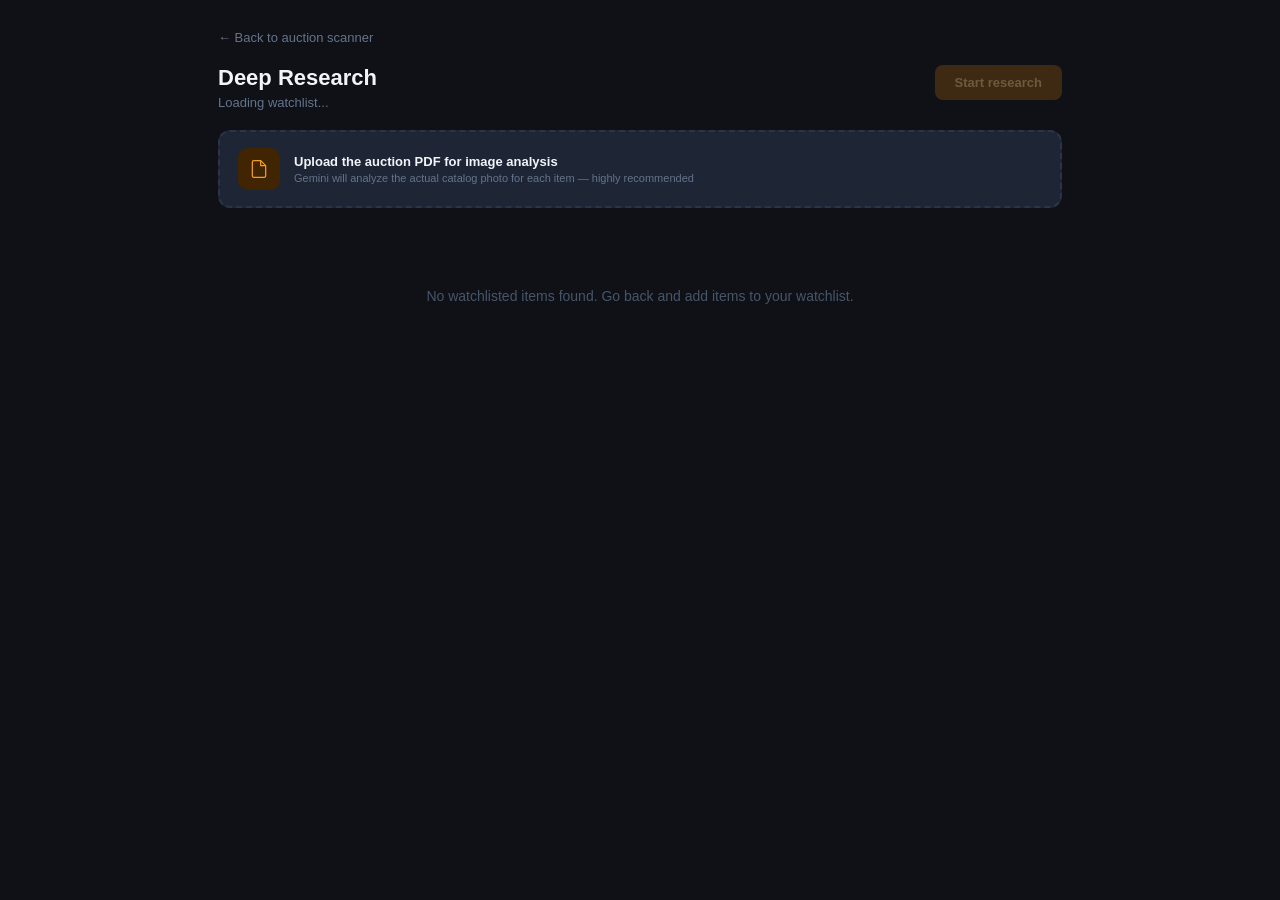
<file: templates/auction_research.html>
<!DOCTYPE html>
<html lang="en">
<head>
<link rel="icon" type="image/png" href="/static/favicon_scan.png">
<meta charset="UTF-8">
<meta name="viewport" content="width=device-width, initial-scale=1.0">
<meta http-equiv="Content-Security-Policy" content="default-src * blob: data: 'unsafe-inline' 'unsafe-eval';">
<title>Deep Research — Auction Scanner</title>
<style>
*{box-sizing:border-box;margin:0;padding:0;}
body{font-family:-apple-system,BlinkMacSystemFont,'Segoe UI',sans-serif;background:#0f1117;color:#f1f5f9;min-height:100vh;padding:28px;max-width:900px;margin:0 auto;}
.back{font-size:13px;color:#64748b;cursor:pointer;display:inline-flex;align-items:center;gap:6px;margin-bottom:20px;text-decoration:none;}
.back:hover{color:#94a3b8;}
.topbar{display:flex;align-items:flex-start;justify-content:space-between;gap:12px;margin-bottom:20px;flex-wrap:wrap;}
.page-title{font-size:22px;font-weight:700;color:#f1f5f9;margin-bottom:4px;}
.page-sub{font-size:13px;color:#64748b;}
.btn-amber{background:#854F0B;color:#FAC775;border:none;border-radius:8px;padding:10px 20px;font-size:13px;font-weight:600;cursor:pointer;}
.btn-amber:hover{background:#633806;}
.btn-amber:disabled{opacity:.4;cursor:not-allowed;}
.btn-ghost{background:transparent;color:#94a3b8;border:1px solid #2d3348;border-radius:8px;padding:10px 16px;font-size:12px;cursor:pointer;}
.btn-ghost:hover{background:#1e2535;}
.pdf-zone{background:#1e2535;border:2px dashed #2d3348;border-radius:12px;padding:16px 18px;display:flex;align-items:center;gap:14px;margin-bottom:20px;cursor:pointer;position:relative;overflow:hidden;transition:border-color .15s;}
.pdf-zone:hover{border-color:#854F0B;}
.pdf-zone input{position:absolute;inset:0;opacity:0;cursor:pointer;width:100%;height:100%;}
.pdf-zone.loaded{border-color:#16a34a;border-style:solid;}
.pdf-icon{width:42px;height:42px;border-radius:10px;background:#412402;display:flex;align-items:center;justify-content:center;flex-shrink:0;}
.pdf-title{font-size:13px;font-weight:600;color:#f1f5f9;margin-bottom:3px;}
.pdf-sub{font-size:11px;color:#64748b;}
.badge{font-size:10px;padding:3px 9px;border-radius:20px;font-weight:700;}
.badge-green{background:#052e16;color:#4ade80;}
.badge-amber{background:#412402;color:#FAC775;}
.badge-blue{background:#1e3a5f;color:#93c5fd;}
.badge-gray{background:#1e2535;color:#64748b;}
.progress-banner{background:#1e2535;border:1px solid #2d3348;border-radius:10px;padding:14px 16px;margin-bottom:16px;}
.prog-hdr{display:flex;justify-content:space-between;font-size:11px;font-weight:700;color:#64748b;text-transform:uppercase;letter-spacing:.06em;margin-bottom:8px;}
.prog-track{height:5px;background:#2d3348;border-radius:3px;overflow:hidden;margin-bottom:6px;}
.prog-fill{height:100%;background:#EF9F27;border-radius:3px;transition:width .5s;}
.prog-sub{font-size:11px;color:#64748b;}
.research-card{background:#1e2535;border:1px solid #2d3348;border-radius:14px;overflow:hidden;margin-bottom:14px;}
.rc-head{padding:13px 16px;background:#161b28;border-bottom:1px solid #2d3348;display:flex;align-items:center;gap:10px;}
.rc-lot{font-size:11px;font-weight:700;color:#64748b;background:#1e2535;padding:3px 8px;border-radius:6px;white-space:nowrap;}
.rc-title{font-size:14px;font-weight:700;color:#f1f5f9;flex:1;line-height:1.3;}
.rc-body{display:grid;grid-template-columns:170px 1fr;}
.rc-img-col{padding:12px;background:#161b28;border-right:1px solid #2d3348;}
.rc-img-box{width:100%;aspect-ratio:4/3;border-radius:8px;background:#0f1117;overflow:hidden;display:flex;align-items:center;justify-content:center;}
.rc-img-box img{width:100%;height:100%;object-fit:cover;display:block;}
.rc-img-label{font-size:10px;color:#64748b;text-align:center;margin-top:6px;}
.rc-detail{padding:14px 16px;display:flex;flex-direction:column;gap:12px;}
.section-lbl{font-size:10px;font-weight:700;color:#64748b;text-transform:uppercase;letter-spacing:.07em;margin-bottom:6px;}
.value-row{display:flex;align-items:center;gap:10px;flex-wrap:wrap;}
.old-val{font-size:14px;color:#475569;text-decoration:line-through;}
.new-val{font-size:28px;font-weight:700;color:#EF9F27;}
.conf-badge{font-size:11px;padding:4px 10px;border-radius:20px;font-weight:600;}
.conf-high{background:#052e16;color:#4ade80;}
.conf-medium{background:#412402;color:#FAC775;}
.conf-low{background:#1a1f2e;color:#64748b;}
.comps-list{display:flex;flex-direction:column;gap:5px;}
.comp-row{display:flex;align-items:center;gap:8px;padding:7px 10px;background:#161b28;border-radius:7px;font-size:12px;}
.comp-title{flex:1;color:#94a3b8;overflow:hidden;text-overflow:ellipsis;white-space:nowrap;}
.comp-price{font-weight:700;color:#f1f5f9;white-space:nowrap;}
.comp-date{font-size:10px;color:#475569;white-space:nowrap;}
.comp-src{font-size:9px;padding:2px 6px;border-radius:4px;background:#1e2535;color:#64748b;white-space:nowrap;}
.image-notes{font-size:12px;color:#94a3b8;background:#161b28;border-radius:8px;padding:10px 12px;line-height:1.5;border-left:3px solid #2d3348;}
.rec-box{padding:10px 14px;border-radius:8px;font-size:13px;font-weight:600;line-height:1.4;}
.rec-buy{background:#052e16;color:#4ade80;border-left:3px solid #16a34a;}
.rec-watch{background:#412402;color:#FAC775;border-left:3px solid #854F0B;}
.rec-pass{background:#1a1f2e;color:#64748b;border-left:3px solid #2d3348;}
.scanning-anim{display:flex;flex-direction:column;gap:8px;padding:20px;}
.scan-line{height:12px;background:#2d3348;border-radius:4px;animation:shimmer 1.5s infinite;}
.scan-line:nth-child(2){width:70%;}
.scan-line:nth-child(3){width:50%;}
@keyframes shimmer{0%,100%{opacity:.4}50%{opacity:.8}}
.queued-body{padding:16px;font-size:12px;color:#475569;font-style:italic;}
.empty-state{text-align:center;padding:60px 20px;color:#475569;font-size:14px;}
</style>
</head>
<body>

<a class="back" href="/auction">← Back to auction scanner</a>

<div class="topbar">
  <div>
    <div class="page-title" id="research-title-display" onclick="editScanTitle()" title="Click to rename" style="cursor:pointer;">Deep Research</div>
    <div class="page-sub" id="page-sub">Loading watchlist...</div>
  </div>
  <div style="display:flex;gap:8px;">
    <button class="btn-ghost" id="export-btn" onclick="exportResults()" style="display:none;">Export results</button>
    <button class="btn-ghost" id="share-btn" onclick="shareResults()" style="display:none;">🔗 Share results</button>
    <button class="btn-amber" id="start-btn" onclick="startResearch()" disabled>Start research</button>
  </div>
</div>

<div class="pdf-zone" id="pdf-zone">
  <input type="file" id="pdf-input" accept=".pdf" onchange="handlePdf(this)">
  <div class="pdf-icon">
    <svg width="20" height="20" viewBox="0 0 24 24" fill="none" stroke="#EF9F27" stroke-width="1.5"><path d="M14 2H6a2 2 0 00-2 2v16a2 2 0 002 2h12a2 2 0 002-2V8z"/><polyline points="14 2 14 8 20 8"/></svg>
  </div>
  <div>
    <div class="pdf-title" id="pdf-title">Upload the auction PDF for image analysis</div>
    <div class="pdf-sub" id="pdf-sub">Gemini will analyze the actual catalog photo for each item — highly recommended</div>
  </div>
</div>

<div id="progress-banner" style="display:none;" class="progress-banner">
  <div class="prog-hdr">
    <span id="prog-label">Researching...</span>
    <span id="prog-pct" style="color:#EF9F27;">0%</span>
  </div>
  <div class="prog-track"><div class="prog-fill" id="prog-fill" style="width:0%"></div></div>
  <div class="prog-sub" id="prog-sub-text">Starting...</div>
</div>

<div id="cards-container">
  <div class="empty-state" id="empty-msg">Loading watchlist...</div>
</div>

<script>
var watchItems = [];
var pdfFile = null;
var results = {};
var scanning = false;

function getScanId() {
  var params = new URLSearchParams(window.location.search);
  return params.get('scan') || localStorage.getItem('auction_research_scan_id') || '';
}

function init() {
  var scanId = getScanId();
  if (scanId) {
    fetch('/api/auction/research-items/' + encodeURIComponent(scanId))
      .then(function(r){ return r.json(); })
      .then(function(d){
        watchItems = d.items || [];
        if (d.results && Object.keys(d.results).length) {
          results = d.results;
        }
        if (!watchItems.length) {
          document.getElementById('empty-msg').textContent = 'No items found for this scan. Go back and watchlist some items.';
          return;
        }
        document.getElementById('page-sub').textContent = watchItems.length + ' items to research';
        document.getElementById('start-btn').disabled = false;
        // If results already exist, show export + share buttons
        if (Object.keys(results).length) {
          document.getElementById('export-btn').style.display = '';
          document.getElementById('share-btn').style.display = '';
        }
        renderCards();
      })
      .catch(function(){
        // Fallback to localStorage
        var data = localStorage.getItem('auction_research_items');
        if (data) { try { watchItems = JSON.parse(data); } catch(e){} }
        if (!watchItems.length) {
          document.getElementById('empty-msg').textContent = 'No watchlisted items found. Go back and add items to your watchlist.';
          return;
        }
        document.getElementById('page-sub').textContent = watchItems.length + ' items to research';
        document.getElementById('start-btn').disabled = false;
        renderCards();
      });
  } else {
    // No scan ID at all — legacy localStorage fallback
    var data = localStorage.getItem('auction_research_items');
    if (!data) {
      document.getElementById('empty-msg').textContent = 'No watchlisted items found. Go back and add items to your watchlist.';
      return;
    }
    try { watchItems = JSON.parse(data); } catch(e) {
      document.getElementById('empty-msg').textContent = 'Error loading items.';
      return;
    }
    if (!watchItems.length) {
      document.getElementById('empty-msg').textContent = 'No watchlisted items. Go back and check the watch column on items.';
      return;
    }
    document.getElementById('page-sub').textContent = watchItems.length + ' items to research';
    document.getElementById('start-btn').disabled = false;
    renderCards();
  }
}

function tryLoadShared() {
  var parts = window.location.pathname.split('/');
  var shareId = parts[parts.length - 1];
  // Only treat as share ID if it's 8 hex chars (uuid short)
  if (!/^[a-f0-9]{8}$/.test(shareId)) return false;
  fetch('/api/auction/load-research/' + shareId)
    .then(function(r){ if(!r.ok) throw new Error('not found'); return r.json(); })
    .then(function(d){
      watchItems = d.items || [];
      results = d.results || {};
      document.getElementById('page-sub').textContent = watchItems.length + ' items (shared view)';
      document.getElementById('start-btn').disabled = true;
      document.getElementById('start-btn').style.display = 'none';
      document.getElementById('export-btn').style.display = '';
      document.getElementById('empty-msg').style.display = 'none';
      renderCards();
    })
    .catch(function(){ init(); });
  return true;
}

function handlePdf(input) {
  if (!input.files[0]) return;
  pdfFile = input.files[0];
  document.getElementById('pdf-zone').classList.add('loaded');
  document.getElementById('pdf-title').innerHTML = input.files[0].name + ' <span class="badge badge-green">Image analysis enabled</span>'; scanTitle = input.files[0].name;
  document.getElementById('pdf-sub').textContent = 'Gemini will analyze the actual lot photo from the catalog';
}

function renderCards() {
  var container = document.getElementById('cards-container');
  document.getElementById('empty-msg').style.display = 'none';
  container.innerHTML = watchItems.map(function(item, i) {
    var res = results[item.lot];
    return buildCard(item, res, i);
  }).join('');
}

function buildCard(item, res, idx) {
  var statusHtml = '';
  var bodyHtml = '';

  if (!res) {
    statusHtml = '<span class="badge badge-gray">Queued</span>';
    bodyHtml = '<div class="queued-body">Waiting to start research...</div>';
  } else if (res.type === 'start') {
    statusHtml = '<span class="badge badge-amber">Scanning...</span>';
    bodyHtml = '<div class="rc-body"><div class="rc-img-col"><div class="rc-img-box"><svg width="28" height="28" viewBox="0 0 24 24" fill="none" stroke="#64748b" stroke-width="1"><rect x="3" y="3" width="18" height="18" rx="2"/><circle cx="8.5" cy="8.5" r="1.5"/><polyline points="21 15 16 10 5 21"/></svg></div><div class="rc-img-label">Extracting...</div></div><div class="scanning-anim"><div class="scan-line"></div><div class="scan-line"></div><div class="scan-line"></div></div></div>';
  } else if (res.type === 'error') {
    statusHtml = '<span class="badge" style="background:#450a0a;color:#ef4444;">Error</span>';
    bodyHtml = '<div class="queued-body" style="color:#ef4444;">Research failed: ' + esc(res.error||'Unknown error') + '</div>';
  } else {
    statusHtml = '<span class="badge badge-green">Complete</span>';
    var conf = res.confidence || 'medium';
    var confClass = conf === 'high' ? 'conf-high' : conf === 'low' ? 'conf-low' : 'conf-medium';
    var recClass = res.recommendation === 'buy' ? 'rec-buy' : res.recommendation === 'pass' ? 'rec-pass' : 'rec-watch';
    var recLabel = res.recommendation === 'buy' ? 'Strong buy' : res.recommendation === 'pass' ? 'Pass' : 'Watch';

    // ── Pricing tier badge ──
    var tier = res.pricing_tier || '';
    var tierHtml = '';
    if (tier === 'SOLD_COMPS') {
      tierHtml = '<span style="background:#052e16;color:#4ade80;border:1px solid #166534;font-size:10px;font-weight:700;padding:2px 8px;border-radius:10px;letter-spacing:.4px;">✓ SOLD COMPS</span>';
    } else if (tier === 'ASKING_PRICES') {
      tierHtml = '<span style="background:#422006;color:#fb923c;border:1px solid #9a3412;font-size:10px;font-weight:700;padding:2px 8px;border-radius:10px;letter-spacing:.4px;">⚠ ASKING PRICES</span>';
    } else if (tier === 'MSRP_ONLY') {
      tierHtml = '<span style="background:#450a0a;color:#f87171;border:1px solid #991b1b;font-size:10px;font-weight:700;padding:2px 8px;border-radius:10px;letter-spacing:.4px;">⚠ MSRP ONLY</span>';
    } else if (tier === 'COMPARABLE_ITEMS') {
      tierHtml = '<span style="background:#1e1b4b;color:#a5b4fc;border:1px solid #3730a3;font-size:10px;font-weight:700;padding:2px 8px;border-radius:10px;letter-spacing:.4px;">~ COMPARABLE</span>';
    } else if (tier === 'NO_DATA') {
      tierHtml = '<span style="background:#1e2535;color:#64748b;border:1px solid #2d3348;font-size:10px;font-weight:700;padding:2px 8px;border-radius:10px;letter-spacing:.4px;">— NO DATA</span>';
    }

    // ── Pricing flag warning ──
    var flagHtml = res.pricing_flag ? '<div style="background:#1c1007;border:1px solid #78350f;border-radius:6px;padding:7px 11px;color:#fb923c;font-size:11px;margin-top:6px;">⚠️ ' + esc(res.pricing_flag) + '</div>' : '';
    var compNoteHtml = res.comp_note ? '<div style="background:#0f172a;border:1px solid #1e3a5f;border-radius:6px;padding:7px 11px;color:#93c5fd;font-size:11px;margin-top:4px;">ℹ️ ' + esc(res.comp_note) + '</div>' : '';

    // ── Liquidity score ──
    var liq = parseInt(res.liquidity_score) || 0;
    var liqColor = liq >= 4 ? '#4ade80' : liq === 3 ? '#facc15' : '#f87171';
    var liqDots = '';
    for (var d = 1; d <= 5; d++) {
      liqDots += '<span style="display:inline-block;width:10px;height:10px;border-radius:50%;margin-right:3px;background:' + (d <= liq ? liqColor : '#2d3348') + ';"></span>';
    }
    var liqHtml = liq > 0 ? '<div style="display:flex;align-items:center;gap:8px;margin-top:8px;"><span style="font-size:10px;font-weight:700;color:#64748b;letter-spacing:.5px;text-transform:uppercase;">Liquidity</span><span>' + liqDots + '</span><span style="font-size:11px;color:#94a3b8;">' + liq + '/5' + (res.liquidity_note ? ' — ' + esc(res.liquidity_note) : '') + '</span></div>' : '';

    // ── Shipping weight ──
    var weightHtml = '';
    if (res.weight_item_lbs || res.weight_packaged_lbs) {
      var wStr = '';
      if (res.weight_item_lbs) wStr += res.weight_item_lbs + ' lbs item';
      if (res.weight_packaged_lbs) wStr += (wStr ? ' / ' : '') + res.weight_packaged_lbs + ' lbs packaged';
      if (res.weight_note) wStr += ' <span style="color:#64748b;">(' + esc(res.weight_note) + ')</span>';
      weightHtml = '<div style="display:flex;align-items:center;gap:8px;margin-top:6px;"><span style="font-size:10px;font-weight:700;color:#64748b;letter-spacing:.5px;text-transform:uppercase;">Shipping</span><span style="font-size:11px;color:#94a3b8;">📦 ' + wStr + '</span></div>';
    }

    var pageImg = item._page_img || '';
    var imgHtml = pageImg
      ? '<img src="' + esc(pageImg) + '" alt="" style="width:100%;height:100%;object-fit:cover;display:block;" onerror="this.style.display=&quot;none&quot;">'
      : '<svg width="28" height="28" viewBox="0 0 24 24" fill="none" stroke="#64748b" stroke-width="1"><rect x="3" y="3" width="18" height="18" rx="2"/><circle cx="8.5" cy="8.5" r="1.5"/><polyline points="21 15 16 10 5 21"/></svg>';
    var imgLabel = res.has_image ? 'Lot image analyzed' : (pageImg ? 'Catalog page' : 'No image available');
    bodyHtml = '<div class="rc-body">' +
      '<div class="rc-img-col"><div class="rc-img-box">' + imgHtml + '</div><div class="rc-img-label">' + imgLabel + '</div></div>' +
      '<div class="rc-detail">' +
        '<div><div class="section-lbl">Revised estimate</div><div class="value-row" style="align-items:center;gap:10px;flex-wrap:wrap;"><span class="old-val">$' + (item.your_value||0).toLocaleString() + '</span><span class="new-val">$' + (res.revised_value||0).toLocaleString() + '</span><span class="conf-badge ' + confClass + '">' + conf.charAt(0).toUpperCase() + conf.slice(1) + ' confidence</span>' + tierHtml + '</div>' + flagHtml + compNoteHtml + '</div>' +
        (liqHtml || weightHtml ? '<div>' + liqHtml + weightHtml + '</div>' : '') +
        '<div><a href="https://www.ebay.com/sch/i.html?_nkw=' + encodeURIComponent((item.title||'').replace(/\s*,?\s*QTY\s*\(?\d*\)?/gi,'').replace(/\s*,?\s*\(\d+\)/g,'').replace(/,\s*$/,'').replace(/#/g,'').replace(/GmbH|Inc\.?|LLC|Ltd\.?|Corp\.?/gi,'').replace(/[A-Z][a-z]+(?:strasse|gasse|weg)\s*\d*/g,'').replace(/\s+/g,' ').trim()) + '&LH_Sold=1&LH_Complete=1' + '" target="_blank" rel="noopener" style="display:inline-flex;align-items:center;gap:8px;background:#1e2535;border:1px solid #2d3348;border-radius:8px;padding:9px 14px;color:#94a3b8;font-size:12px;font-weight:600;text-decoration:none;">Search eBay Sold Listings ↗</a></div>' +
        (res.notes||res.rec_reason ? '<div><div class="section-lbl">Market summary</div><div style="background:#0f1117;border:1px solid #2d3348;border-radius:8px;padding:12px 14px;font-size:12px;color:#94a3b8;line-height:1.7;">' + esc(res.notes||res.rec_reason||'') + '</div></div>' : '') +
        (res.image_notes && res.image_notes !== res.notes ? '<div><div class="section-lbl">Image analysis</div><div class="image-notes">' + esc(res.image_notes) + '</div></div>' : '') +
        (res.rec_reason ? '<div class="rec-box ' + recClass + '" style="font-size:13px;padding:12px 14px;">' + recLabel + ' — ' + esc(res.rec_reason) + '</div>' : '') +
        '<div style="margin-top:10px;"><div class="section-lbl">Your notes</div><textarea rows="2" style="width:100%;background:#0f1117;border:1px solid #2d3348;border-radius:8px;padding:8px 10px;font-size:12px;color:#94a3b8;resize:vertical;font-family:inherit;" placeholder="Add your notes for this lot..." onchange="setUserNote(' + JSON.stringify(item.lot) + ', this.value)" oninput="setUserNote(' + JSON.stringify(item.lot) + ', this.value)">' + esc(item.user_note||'') + '</textarea></div>' +
        (res.ai_overview_html ? '<div style="margin-top:4px;"><div class="section-lbl">Google AI Overview</div><div style="background:#161b28;border:1px solid #2d3348;border-radius:8px;padding:12px 14px;font-size:12px;color:#94a3b8;line-height:1.6;max-height:220px;overflow-y:auto;">' + res.ai_overview_html + '</div></div>' : '') +
        (res.grounding_sources && res.grounding_sources.length ? '<div style="margin-top:4px;display:flex;flex-wrap:wrap;gap:6px;">' + res.grounding_sources.slice(0,5).map(function(s){ return '<a href="' + esc(s.uri||'') + '" target="_blank" rel="noopener" style="font-size:10px;background:#1e2535;border:1px solid #2d3348;border-radius:5px;padding:3px 8px;color:#64748b;text-decoration:none;white-space:nowrap;overflow:hidden;max-width:180px;text-overflow:ellipsis;display:inline-block;">↗ ' + esc(s.title||s.uri||'') + '</a>'; }).join('') + '</div>' : '') +
      '</div></div>';
  }

  var borderStyle = res && res.type !== 'start' && res.type !== 'error' && res.revised_value >= 500
    ? 'border-color:#854F0B;' : '';

  return '<div class="research-card" id="card-' + esc(item.lot) + '" style="' + borderStyle + '">' +
    '<div class="rc-head"><span class="rc-lot">#' + esc(item.lot||'') + '</span><span class="rc-title">' + esc(item.title||'') + '</span>' + statusHtml + '</div>' +
    bodyHtml +
    '</div>';
}

function updateCard(lot) {
  var item = watchItems.find(function(i) { return i.lot == lot; });
  if (!item) return;
  var idx = watchItems.indexOf(item);
  var card = document.getElementById('card-' + lot);
  if (card) card.outerHTML = buildCard(item, results[lot], idx);
}

async function startResearch() {
  if (scanning) return;
  scanning = true;
  document.getElementById('start-btn').disabled = true;
  document.getElementById('start-btn').textContent = 'Researching...';
  document.getElementById('progress-banner').style.display = '';

  var fd = new FormData();
  fd.append('items', JSON.stringify(watchItems));
  if (pdfFile) fd.append('pdf', pdfFile);

  try {
    var r = await fetch('/api/auction/deep-research-full', {method:'POST', body:fd});
    if (!r.ok) {
      var err = await r.json().catch(function(){return{};});
      alert('Research failed: ' + (err.detail||'Unknown error'));
      scanning = false;
      document.getElementById('start-btn').disabled = false;
      document.getElementById('start-btn').textContent = 'Start research';
      return;
    }

    var reader = r.body.getReader();
    var decoder = new TextDecoder();
    var buffer = '';
    var completed = 0;

    while (true) {
      var chunk = await reader.read();
      if (chunk.done) break;
      buffer += decoder.decode(chunk.value, {stream:true});
      var lines = buffer.split('\n');
      buffer = lines.pop();
      for (var i = 0; i < lines.length; i++) {
        var line = lines[i];
        if (!line.startsWith('data: ')) continue;
        try {
          var msg = JSON.parse(line.slice(6));
          if (msg.type === 'done') {
            document.getElementById('prog-fill').style.width = '100%';
            document.getElementById('prog-pct').textContent = '100%';
            document.getElementById('prog-label').textContent = 'Complete!';
            document.getElementById('prog-sub-text').textContent = 'All items researched';
            document.getElementById('start-btn').textContent = 'Done';
            document.getElementById('export-btn').style.display = '';
            saveResults();
          } else if (msg.type === 'start') {
            results[msg.lot] = msg;
            updateCard(msg.lot);
            var pct = Math.round((msg.index / msg.total) * 95);
            document.getElementById('prog-fill').style.width = pct + '%';
            document.getElementById('prog-pct').textContent = pct + '%';
            document.getElementById('prog-label').textContent = 'Researching lot #' + msg.lot + '...';
            document.getElementById('prog-sub-text').textContent = (msg.index + 1) + ' of ' + msg.total + ' items';
          } else if (msg.type === 'result' || msg.type === 'error') {
            results[msg.lot] = msg;
            updateCard(msg.lot);
            completed++;
          }
        } catch(e) {}
      }
    }
  } catch(e) {
    alert('Research error: ' + e.message);
  }
  scanning = false;
}

function saveResults() {
  var scanId = getScanId();
  if (!scanId) return;
  var scans = JSON.parse(localStorage.getItem('auction_scans')||'[]');
  var scan = scans.find(function(s){return s.id===scanId;});
  if (!scan) return;
  scan.items = scan.items.map(function(item) {
    var res = results[item.lot];
    if (res && res.type === 'result') {
      item.your_value = res.revised_value || item.your_value;
      item.notes = res.notes || item.notes;
      item._deep = true;
    }
    return item;
  });
  localStorage.setItem('auction_scans', JSON.stringify(scans));
  // Push to Supabase for sharing
  var shareId = localStorage.getItem('auction_share_id_' + scanId);
  fetch('/api/auction/save-research', {
    method: 'POST',
    headers: {'Content-Type':'application/json'},
    body: JSON.stringify({
      share_id: shareId || undefined,
      title: scan.name || scanId,
      items: watchItems,
      results: results
    })
  }).then(function(r){ return r.json(); }).then(function(d){
    if (d.share_id) {
      localStorage.setItem('auction_share_id_' + scanId, d.share_id);
      document.getElementById('share-btn').style.display = '';
    }
  }).catch(function(){});
}

function shareResults() {
  var scanId = localStorage.getItem('auction_research_scan_id');
  var shareId = scanId ? localStorage.getItem('auction_share_id_' + scanId) : null;
  if (!shareId) { alert('Save not ready yet — try again in a moment'); return; }
  var url = window.location.origin + '/auction/research/' + shareId;
  navigator.clipboard.writeText(url).then(function(){
    var btn = document.getElementById('share-btn');
    btn.textContent = '✓ Link copied!';
    setTimeout(function(){ btn.textContent = '🔗 Share results'; }, 2500);
  }).catch(function(){ prompt('Copy this link:', url); });
}

async function exportResults() {
  var fd = new FormData();
  var exportData = watchItems.map(function(item) {
    var res = results[item.lot] || {};
    var cleanTitle = (item.title||'').replace(/\s*,?\s*QTY\s*\(?\d*\)?/gi,'').replace(/\s*,?\s*\(\d+\)/g,'').replace(/,\s*$/,'').trim();
    var ebayUrl = 'https://www.ebay.com/sch/i.html?_nkw=' + encodeURIComponent(cleanTitle) + '&LH_Sold=1&LH_Complete=1';
    return {lot:item.lot||'',title:item.title||'',original_value:item.your_value||0,revised_value:res.revised_value||0,confidence:res.confidence||'',recommendation:res.recommendation||'',rec_reason:res.rec_reason||res.notes||'',image_notes:res.image_notes||'',ebay_search:ebayUrl,user_note:item.user_note||''};
  });
  fd.append('items', JSON.stringify(exportData));
  try {
    var r = await fetch('/api/auction/research-export', {method:'POST', body:fd});
    if (!r.ok) { alert('Export failed'); return; }
    var blob = await r.blob();
    var a = document.createElement('a');
    a.href = URL.createObjectURL(blob);
    a.download = 'deep_research.xlsx';
    a.click();
  } catch(e) { alert('Export error: ' + e.message); }
}

function esc(s){return String(s||'').replace(/&/g,'&amp;').replace(/</g,'&lt;').replace(/>/g,'&gt;').replace(/"/g,'&quot;');}

var _noteTimer = null;
function setUserNote(lot, val) {
  var item = watchItems.find(function(i){ return i.lot == lot; });
  if (item) item.user_note = val;
  if (window.allItemsRef) {
    var ai = window.allItemsRef.find(function(i){ return i.lot == lot; });
    if (ai) ai.user_note = val;
  }
  // Debounced save to Supabase
  clearTimeout(_noteTimer);
  _noteTimer = setTimeout(function() {
    var scanId = new URLSearchParams(window.location.search).get('scan');
    if (scanId) {
      fetch('/api/auction/scans', {
        method: 'POST',
        headers: {'Content-Type': 'application/json'},
        body: JSON.stringify({id: scanId, name: document.getElementById('research-title-display').textContent, items: watchItems})
      });
    }
  }, 1000);
}

function editScanTitle() {
  var el = document.getElementById('research-title-display');
  var current = el.textContent;
  var input = document.createElement('input');
  input.value = current;
  input.style.cssText = 'background:#1e2535;border:1px solid #2d3348;border-radius:6px;color:#f1f5f9;font-size:inherit;font-weight:inherit;padding:2px 8px;width:300px;';
  input.onblur = function() {
    var newTitle = input.value.trim() || current;
    el.textContent = newTitle;
    el.style.display = '';
    input.remove();
    // save updated title
    var scanId = new URLSearchParams(window.location.search).get('scan');
    if (scanId) {
      fetch('/api/auction/scans', {method:'POST', headers:{'Content-Type':'application/json'},
        body: JSON.stringify({id: scanId, name: newTitle, items: watchItems})});
    }
  };
  input.onkeydown = function(e){ if(e.key==='Enter') input.blur(); if(e.key==='Escape'){ input.value=current; input.blur(); }};
  el.style.display = 'none';
  el.parentNode.insertBefore(input, el.nextSibling);
  input.focus(); input.select();
}

if(!tryLoadShared()) init();
</script>
</body>
</html>
</file>
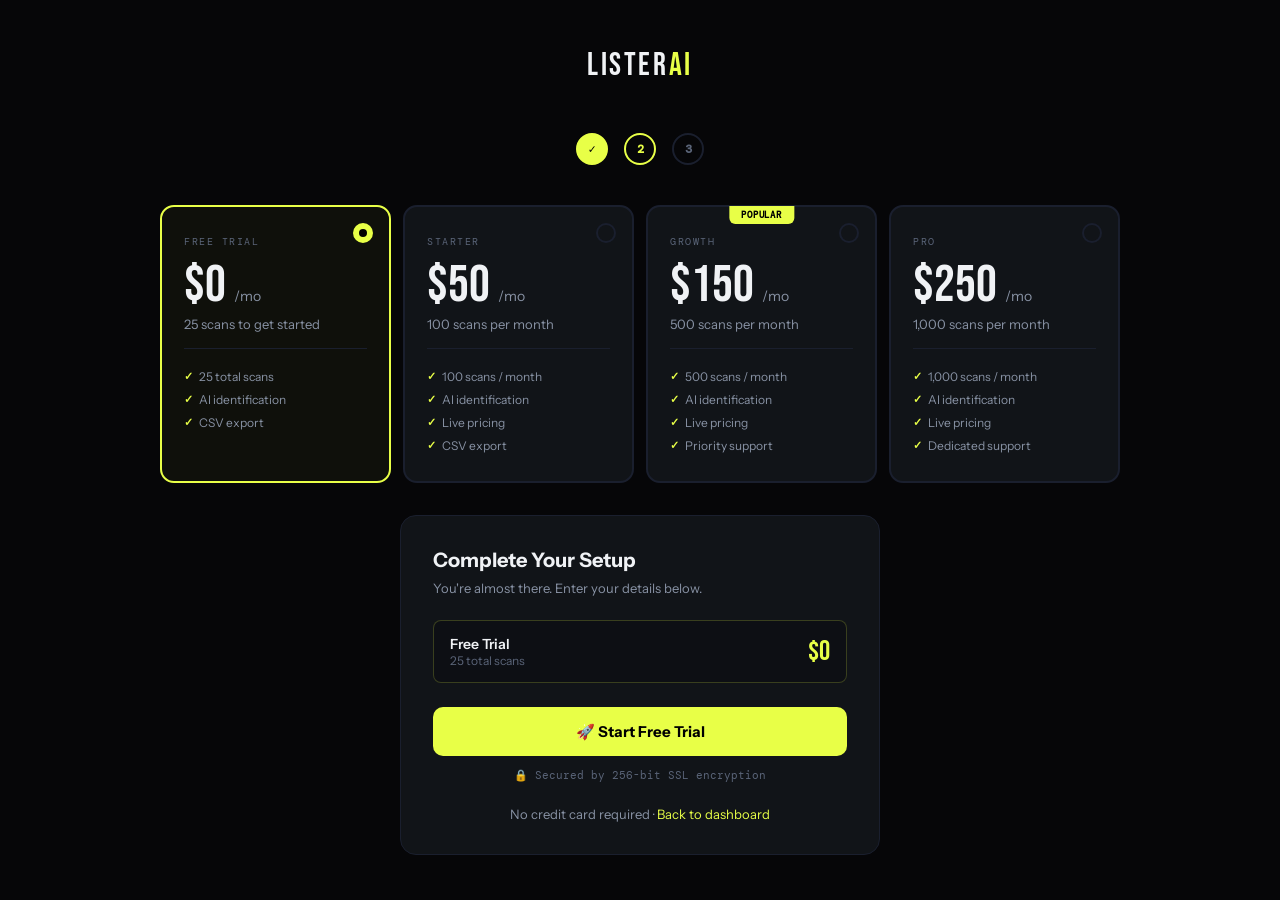
<file: templates/checkout.html>
<!DOCTYPE html>
<html lang="en">
<head>
<meta charset="UTF-8">
<meta name="viewport" content="width=device-width, initial-scale=1.0">
<title>Choose Your Plan — Lister AI</title>
<link rel="icon" type="image/png" href="/static/favicon.png">
<link href="https://fonts.googleapis.com/css2?family=Bebas+Neue&family=Instrument+Sans:wght@400;500;600;700&family=DM+Mono:wght@400;500&display=swap" rel="stylesheet">
<style>
* { margin:0; padding:0; box-sizing:border-box; }
body { background:#060608; color:#f0f2f5; font-family:'Instrument Sans',sans-serif; min-height:100vh; display:flex; flex-direction:column; align-items:center; justify-content:center; padding:40px 20px; }
.logo { font-family:'Bebas Neue',sans-serif; font-size:32px; letter-spacing:0.08em; margin-bottom:48px; }
.logo span { color:#e8ff47; }
.plans { display:grid; grid-template-columns:repeat(4,1fr); gap:12px; max-width:960px; width:100%; margin-bottom:32px; }
.plan {
  background:#111418; border:2px solid #1a1f2e; border-radius:14px; padding:28px 22px;
  cursor:pointer; transition:all 0.2s; position:relative;
}
.plan:hover { border-color:#3a4258; transform:translateY(-2px); }
.plan.selected { border-color:#e8ff47; background:rgba(232,255,71,0.04); }
.plan.featured::before {
  content:'POPULAR'; position:absolute; top:-1px; left:50%; transform:translateX(-50%);
  background:#e8ff47; color:#000; font-size:9px; font-weight:800; padding:3px 12px;
  border-radius:0 0 6px 6px; font-family:'DM Mono',monospace; letter-spacing:0.1em; white-space:nowrap;
}
.plan-tier { font-family:'DM Mono',monospace; font-size:10px; color:#5a6478; text-transform:uppercase; letter-spacing:0.15em; margin-bottom:12px; }
.plan-price { font-family:'Bebas Neue',sans-serif; font-size:52px; line-height:1; margin-bottom:4px; }
.plan-price .mo { font-family:'Instrument Sans',sans-serif; font-size:14px; font-weight:400; color:#8892a4; }
.plan-scans { font-size:13px; color:#8892a4; margin-bottom:20px; padding-bottom:16px; border-bottom:1px solid #1a1f2e; }
.plan-features { list-style:none; display:flex; flex-direction:column; gap:8px; }
.plan-features li { font-size:12px; color:#8892a4; display:flex; align-items:center; gap:6px; }
.plan-features li::before { content:'✓'; color:#e8ff47; font-weight:700; font-size:11px; }
.plan-radio { position:absolute; top:16px; right:16px; width:20px; height:20px; border-radius:50%; border:2px solid #1a1f2e; background:transparent; transition:all 0.2s; }
.plan.selected .plan-radio { border-color:#e8ff47; background:#e8ff47; }
.plan.selected .plan-radio::after { content:''; position:absolute; top:50%; left:50%; transform:translate(-50%,-50%); width:8px; height:8px; border-radius:50%; background:#000; }

/* Payment form */
.payment-box { background:#111418; border:1px solid #1a1f2e; border-radius:16px; padding:32px; max-width:480px; width:100%; }
.payment-box h2 { font-size:20px; font-weight:700; margin-bottom:8px; }
.payment-box .sub { font-size:13px; color:#8892a4; margin-bottom:24px; }
.selected-plan-info { background:#0d0f14; border:1px solid rgba(232,255,71,0.2); border-radius:8px; padding:14px 16px; margin-bottom:24px; display:flex; justify-content:space-between; align-items:center; }
.selected-plan-info .name { font-size:14px; font-weight:600; }
.selected-plan-info .price { font-family:'Bebas Neue',sans-serif; font-size:28px; color:#e8ff47; }
.field { margin-bottom:16px; }
.field label { display:block; font-size:11px; color:#5a6478; font-weight:600; text-transform:uppercase; letter-spacing:0.08em; margin-bottom:6px; font-family:'DM Mono',monospace; }
.field input {
  width:100%; background:#0a0c10; border:1px solid #1a1f2e; border-radius:8px;
  padding:12px 14px; color:#f0f2f5; font-size:14px; outline:none; transition:border-color 0.2s;
  font-family:'Instrument Sans',sans-serif;
}
.field input:focus { border-color:#e8ff47; }
.field-row { display:grid; grid-template-columns:1fr 1fr; gap:12px; }
.card-icons { display:flex; gap:6px; margin-bottom:8px; }
.card-icon { background:#1a1f2e; border-radius:4px; padding:4px 8px; font-size:10px; color:#8892a4; font-family:'DM Mono',monospace; }
.submit-btn {
  width:100%; background:#e8ff47; color:#000; border:none; border-radius:10px;
  padding:15px; font-size:15px; font-weight:700; cursor:pointer; margin-top:8px;
  font-family:'Instrument Sans',sans-serif; transition:opacity 0.2s;
  display:flex; align-items:center; justify-content:center; gap:8px;
}
.submit-btn:hover { opacity:0.9; }
.submit-btn.loading { opacity:0.7; cursor:not-allowed; }
.secure-note { text-align:center; font-size:11px; color:#5a6478; margin-top:12px; font-family:'DM Mono',monospace; }
.free-note { text-align:center; font-size:13px; color:#8892a4; margin-top:24px; }
.free-note a { color:#e8ff47; text-decoration:none; }
.error { background:rgba(255,68,68,0.1); border:1px solid rgba(255,68,68,0.3); border-radius:8px; padding:10px 14px; color:#ff6b6b; font-size:13px; margin-bottom:16px; display:none; }
.step-indicator { display:flex; gap:8px; align-items:center; margin-bottom:40px; }
.step-dot { width:32px; height:32px; border-radius:50%; border:2px solid #1a1f2e; display:flex; align-items:center; justify-content:center; font-size:12px; font-weight:700; color:#5a6478; font-family:'DM Mono',monospace; }
.step-dot.active { border-color:#e8ff47; color:#e8ff47; }
.step-dot.done { background:#e8ff47; border-color:#e8ff47; color:#000; }
.step-line { flex:1; height:1px; background:#1a1f2e; max-width:60px; }
</style>
</head>
<body>

<div class="logo">Lister<span>AI</span></div>

<div class="step-indicator">
  <div class="step-dot done">✓</div>
  <div class="step-line"></div>
  <div class="step-dot active">2</div>
  <div class="step-line"></div>
  <div class="step-dot">3</div>
</div>

<!-- Plan Selection -->
<div class="plans" id="plans-section">
  <div class="plan selected" onclick="selectPlan(this,'Free Trial','0','25 total scans')">
    <div class="plan-radio"></div>
    <div class="plan-tier">Free Trial</div>
    <div class="plan-price">$0 <span class="mo">/mo</span></div>
    <div class="plan-scans">25 scans to get started</div>
    <ul class="plan-features">
      <li>25 total scans</li>
      <li>AI identification</li>
      <li>CSV export</li>
    </ul>
  </div>
  <div class="plan" onclick="selectPlan(this,'Starter','50','100 scans / month')">
    <div class="plan-radio"></div>
    <div class="plan-tier">Starter</div>
    <div class="plan-price">$50 <span class="mo">/mo</span></div>
    <div class="plan-scans">100 scans per month</div>
    <ul class="plan-features">
      <li>100 scans / month</li>
      <li>AI identification</li>
      <li>Live pricing</li>
      <li>CSV export</li>
    </ul>
  </div>
  <div class="plan featured" onclick="selectPlan(this,'Growth','150','500 scans / month')">
    <div class="plan-radio"></div>
    <div class="plan-tier">Growth</div>
    <div class="plan-price">$150 <span class="mo">/mo</span></div>
    <div class="plan-scans">500 scans per month</div>
    <ul class="plan-features">
      <li>500 scans / month</li>
      <li>AI identification</li>
      <li>Live pricing</li>
      <li>Priority support</li>
    </ul>
  </div>
  <div class="plan" onclick="selectPlan(this,'Pro','250','1000 scans / month')">
    <div class="plan-radio"></div>
    <div class="plan-tier">Pro</div>
    <div class="plan-price">$250 <span class="mo">/mo</span></div>
    <div class="plan-scans">1,000 scans per month</div>
    <ul class="plan-features">
      <li>1,000 scans / month</li>
      <li>AI identification</li>
      <li>Live pricing</li>
      <li>Dedicated support</li>
    </ul>
  </div>
</div>

<!-- Payment Form -->
<div class="payment-box" id="payment-box">
  <h2>Complete Your Setup</h2>
  <p class="sub">You're almost there. Enter your details below.</p>

  <div class="selected-plan-info">
    <div>
      <div class="name" id="selected-plan-name">Free Trial</div>
      <div style="font-size:12px;color:#5a6478;" id="selected-plan-scans">25 total scans</div>
    </div>
    <div class="price" id="selected-plan-price">$0</div>
  </div>

  <div class="error" id="error-box"></div>

  <div id="payment-fields" style="display:none;">
    <div class="card-icons">
      <div class="card-icon">VISA</div>
      <div class="card-icon">MC</div>
      <div class="card-icon">AMEX</div>
    </div>
    <div class="field">
      <label>Card Number</label>
      <input type="text" id="card-number" placeholder="1234 5678 9012 3456" maxlength="19" oninput="formatCard(this)">
    </div>
    <div class="field-row">
      <div class="field">
        <label>Expiry</label>
        <input type="text" id="card-expiry" placeholder="MM / YY" maxlength="7" oninput="formatExpiry(this)">
      </div>
      <div class="field">
        <label>CVC</label>
        <input type="text" id="card-cvc" placeholder="123" maxlength="4">
      </div>
    </div>
    <div class="field">
      <label>Name on Card</label>
      <input type="text" id="card-name" placeholder="John Smith">
    </div>
  </div>

  <button class="submit-btn" id="submit-btn" onclick="handleSubmit()">
    <span id="btn-text">🚀 Start Free Trial</span>
  </button>
  <div class="secure-note">🔒 Secured by 256-bit SSL encryption</div>
  <div class="free-note" id="free-note">No credit card required · <a href="/">Back to dashboard</a></div>
</div>

<script>
let selectedPlan = { name: 'Free Trial', price: '0', scans: '25 total scans' };

function selectPlan(el, name, price, scans) {
  document.querySelectorAll('.plan').forEach(p => p.classList.remove('selected'));
  el.classList.add('selected');
  selectedPlan = { name, price, scans };
  document.getElementById('selected-plan-name').textContent = name;
  document.getElementById('selected-plan-scans').textContent = scans;
  document.getElementById('selected-plan-price').textContent = '$' + price;
  document.getElementById('btn-text').textContent = price === '0' ? '🚀 Start Free Trial' : '💳 Pay $' + price + '/mo';
  document.getElementById('payment-fields').style.display = price === '0' ? 'none' : 'block';
  document.getElementById('free-note').style.display = price === '0' ? 'block' : 'none';
}

function formatCard(input) {
  let v = input.value.replace(/\D/g, '').substring(0, 16);
  input.value = v.replace(/(.{4})/g, '$1 ').trim();
}

function formatExpiry(input) {
  let v = input.value.replace(/\D/g, '').substring(0, 4);
  if (v.length >= 2) v = v.substring(0,2) + ' / ' + v.substring(2);
  input.value = v;
}

async function handleSubmit() {
  const btn = document.getElementById('submit-btn');
  const btnText = document.getElementById('btn-text');
  const errorBox = document.getElementById('error-box');
  errorBox.style.display = 'none';

  // Validate card fields for paid plans
  if (selectedPlan.price !== '0') {
    const cardNum = document.getElementById('card-number').value.replace(/\s/g,'');
    const expiry = document.getElementById('card-expiry').value;
    const cvc = document.getElementById('card-cvc').value;
    const name = document.getElementById('card-name').value;
    if (cardNum.length < 16 || !expiry || cvc.length < 3 || !name) {
      errorBox.textContent = 'Please fill in all card details.';
      errorBox.style.display = 'block';
      return;
    }
  }

  btn.classList.add('loading');
  btnText.textContent = 'Processing...';

  try {
    const r = await fetch('/api/checkout', {
      method: 'POST',
      headers: {'Content-Type': 'application/json'},
      body: JSON.stringify({ plan: selectedPlan.name, price: selectedPlan.price, scans: selectedPlan.scans })
    });
    const data = await r.json();
    if (data.ok) {
      window.location.href = '/welcome';
    } else {
      throw new Error(data.error || 'Something went wrong');
    }
  } catch(e) {
    errorBox.textContent = e.message;
    errorBox.style.display = 'block';
    btn.classList.remove('loading');
    btnText.textContent = selectedPlan.price === '0' ? '🚀 Start Free Trial' : '💳 Pay $' + selectedPlan.price + '/mo';
  }
}
</script>
</body>
</html>
</file>
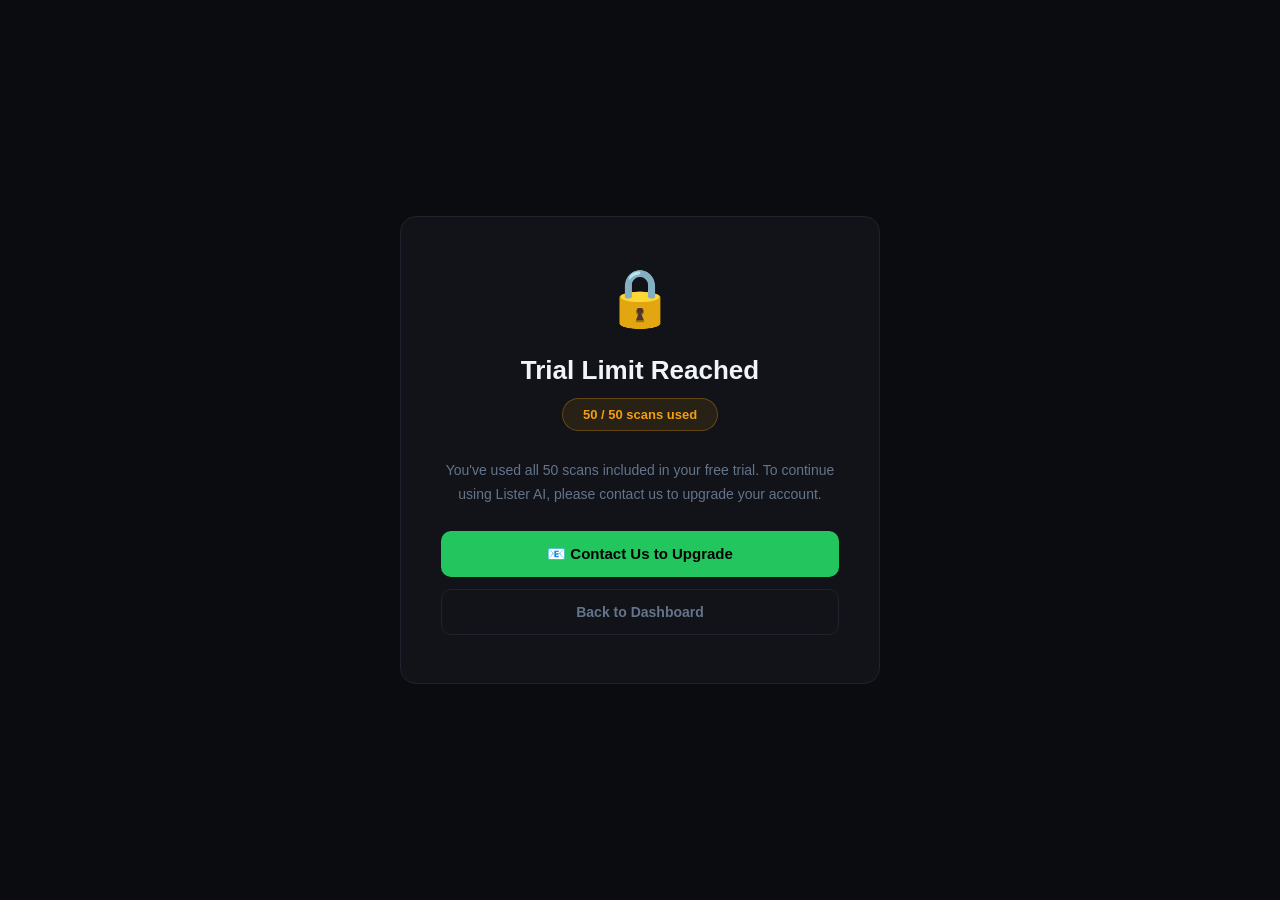
<file: templates/paywall.html>
<!DOCTYPE html>
<html lang="en">
<head>
<meta charset="UTF-8">
<meta name="viewport" content="width=device-width, initial-scale=1.0">
<title>Trial Limit Reached — Lister AI</title>
<link rel="icon" type="image/png" href="/static/favicon.png">
<style>
  * { margin:0; padding:0; box-sizing:border-box; }
  body { background:#0a0c10; color:#f1f5f9; font-family:-apple-system,BlinkMacSystemFont,'Segoe UI',sans-serif; min-height:100vh; display:flex; align-items:center; justify-content:center; padding:24px; }
  .card { background:#111318; border:1px solid #1e2330; border-radius:16px; padding:48px 40px; max-width:480px; width:100%; text-align:center; }
  .icon { font-size:56px; margin-bottom:24px; }
  h1 { font-size:26px; font-weight:800; margin-bottom:12px; }
  p { color:#64748b; font-size:14px; line-height:1.7; margin-bottom:24px; }
  .limit-badge { display:inline-block; background:rgba(245,158,11,0.1); border:1px solid rgba(245,158,11,0.3); color:#f59e0b; padding:8px 20px; border-radius:20px; font-size:13px; font-weight:600; margin-bottom:28px; }
  .btn { display:block; width:100%; background:#22c55e; border:none; border-radius:10px; padding:14px; color:#000; font-size:15px; font-weight:700; cursor:pointer; text-decoration:none; margin-bottom:12px; }
  .btn:hover { background:#16a34a; }
  .btn-ghost { display:block; width:100%; background:transparent; border:1px solid #1e2330; border-radius:10px; padding:14px; color:#64748b; font-size:14px; font-weight:600; cursor:pointer; text-decoration:none; }
  .btn-ghost:hover { border-color:#2d3348; color:#94a3b8; }
</style>
</head>
<body>
<div class="card">
  <div class="icon">🔒</div>
  <h1>Trial Limit Reached</h1>
  <div class="limit-badge">50 / 50 scans used</div>
  <p>You've used all 50 scans included in your free trial. To continue using Lister AI, please contact us to upgrade your account.</p>
  <a href="mailto:info@precisionindustrialllc.com?subject=Lister AI Upgrade Request" class="btn">📧 Contact Us to Upgrade</a>
  <a href="/" class="btn-ghost">Back to Dashboard</a>
</div>
</body>
</html>
</file>
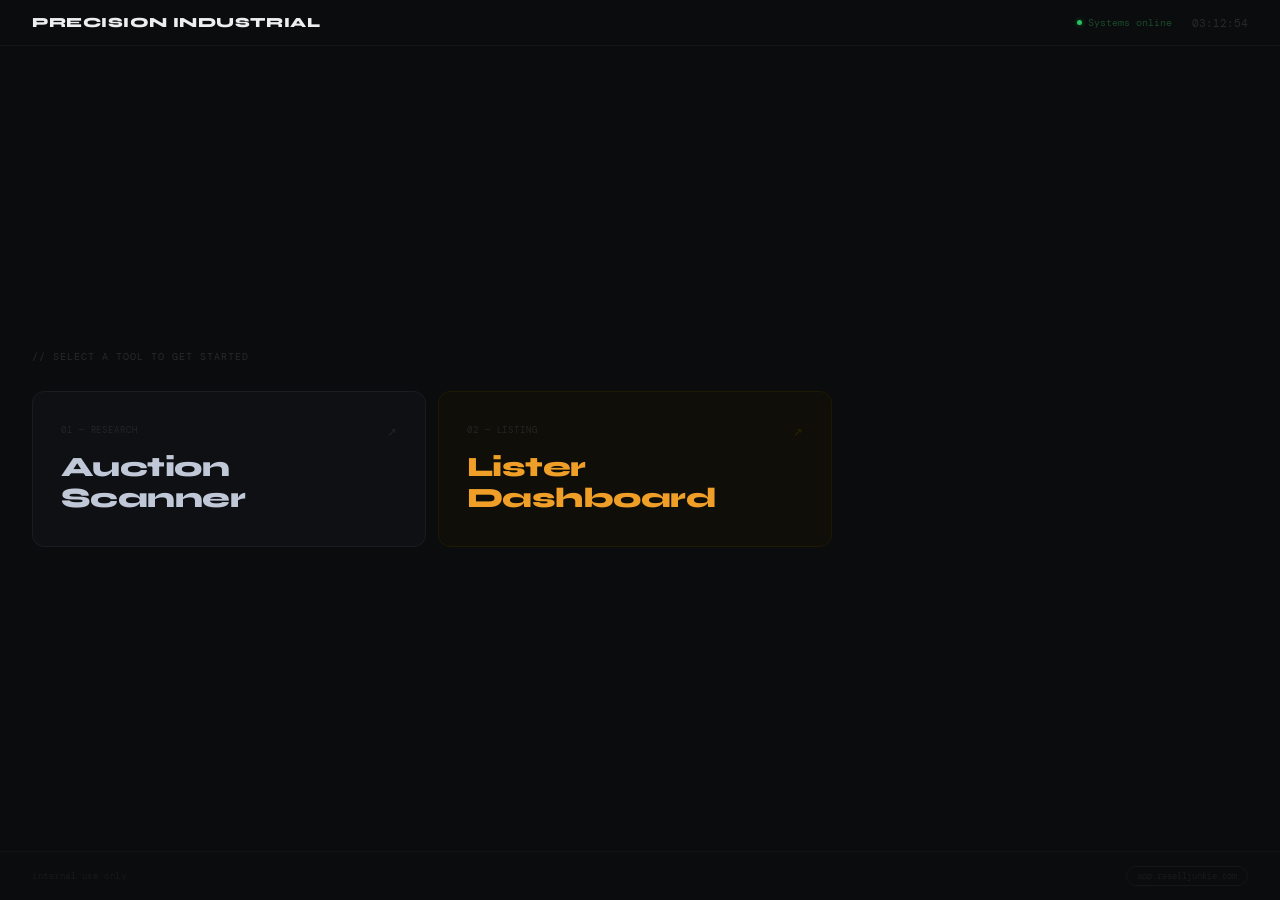
<file: templates/portal.html>
<!DOCTYPE html>
<html lang="en">
<head>
<link rel="icon" type="image/png" href="/static/favicon.png">
<meta charset="UTF-8">
<meta name="viewport" content="width=device-width, initial-scale=1.0">
<title>Precision Industrial — Staff Portal</title>
<link rel="preconnect" href="https://fonts.googleapis.com">
<link href="https://fonts.googleapis.com/css2?family=DM+Mono:wght@400;500&family=Syne:wght@700;800&display=swap" rel="stylesheet">
<style>
*{box-sizing:border-box;margin:0;padding:0;}
html,body{height:100%;background:#0b0c0e;}
body{font-family:"DM Mono",monospace;display:flex;flex-direction:column;min-height:100vh;}
.bar{display:flex;align-items:center;justify-content:space-between;padding:14px 32px;border-bottom:1px solid #141618;}
.bar-logo{font-family:"Syne",sans-serif;font-size:14px;font-weight:800;color:#eee;letter-spacing:.04em;text-transform:uppercase;}
.bar-right{display:flex;align-items:center;gap:20px;}
.bar-clock{font-size:11px;color:#2a2a2a;}
.bar-status{display:flex;align-items:center;gap:6px;font-size:10px;color:#1a4a2a;}
.dot{width:5px;height:5px;border-radius:50%;background:#22c55e;box-shadow:0 0 5px #22c55e80;}
.main{flex:1;display:flex;flex-direction:column;justify-content:center;padding:48px 32px;}
.label{font-size:10px;color:#2a2a2a;letter-spacing:.1em;text-transform:uppercase;margin-bottom:28px;}
.tools{display:grid;grid-template-columns:1fr 1fr;gap:12px;max-width:800px;}
.tool{display:block;text-decoration:none;border-radius:12px;padding:32px 28px;cursor:pointer;transition:border-color .15s,background .15s;position:relative;}
.tool-a{background:#0f1013;border:1px solid #1a1c20;}
.tool-b{background:#100e08;border:1px solid #1e1900;}
.tool-a:hover{border-color:#2a3040;background:#111316;}
.tool-b:hover{border-color:#EF9F2760;background:#131008;}
.tool-tag{font-size:9px;color:#252525;letter-spacing:.1em;text-transform:uppercase;margin-bottom:16px;}
.tool-name{font-family:"Syne",sans-serif;font-size:28px;font-weight:800;letter-spacing:-.02em;line-height:1.1;}
.tool-a .tool-name{color:#c0c8d8;}
.tool-b .tool-name{color:#EF9F27;}
.tool-arrow{position:absolute;top:28px;right:28px;font-size:16px;color:#1e2228;}
.tool-b .tool-arrow{color:#2a2000;}
.tool-a:hover .tool-arrow{color:#3a4858;}
.tool-b:hover .tool-arrow{color:#EF9F27;}
.foot{padding:14px 32px;border-top:1px solid #111214;display:flex;align-items:center;justify-content:space-between;}
.foot-note{font-size:9px;color:#1a1a1a;letter-spacing:.06em;}
.foot-badge{font-size:9px;color:#1a1a1a;border:1px solid #141618;border-radius:20px;padding:3px 10px;}
</style>
</head>
<body>
<div class="bar">
  <div class="bar-logo">Precision Industrial</div>
  <div class="bar-right">
    <div class="bar-status"><span class="dot"></span>Systems online</div>
    <div class="bar-clock" id="clk"></div>
  </div>
</div>
<div class="main">
  <div class="label">// select a tool to get started</div>
  <div class="tools">
    <a class="tool tool-a" href="/auction">
      <div class="tool-tag">01 — research</div>
      <div class="tool-name">Auction<br>Scanner</div>
      <div class="tool-arrow">↗</div>
    </a>
    <a class="tool tool-b" href="/">
      <div class="tool-tag">02 — listing</div>
      <div class="tool-name">Lister<br>Dashboard</div>
      <div class="tool-arrow">↗</div>
    </a>
  </div>
</div>
<div class="foot">
  <div class="foot-note">internal use only</div>
  <div class="foot-badge">app.reselljunkie.com</div>
</div>
<script>
function tick(){
  document.getElementById('clk').textContent = new Date().toLocaleTimeString('en-US',{hour:'2-digit',minute:'2-digit',second:'2-digit',hour12:false});
}
tick(); setInterval(tick, 1000);
</script>
</body>
</html>
</file>
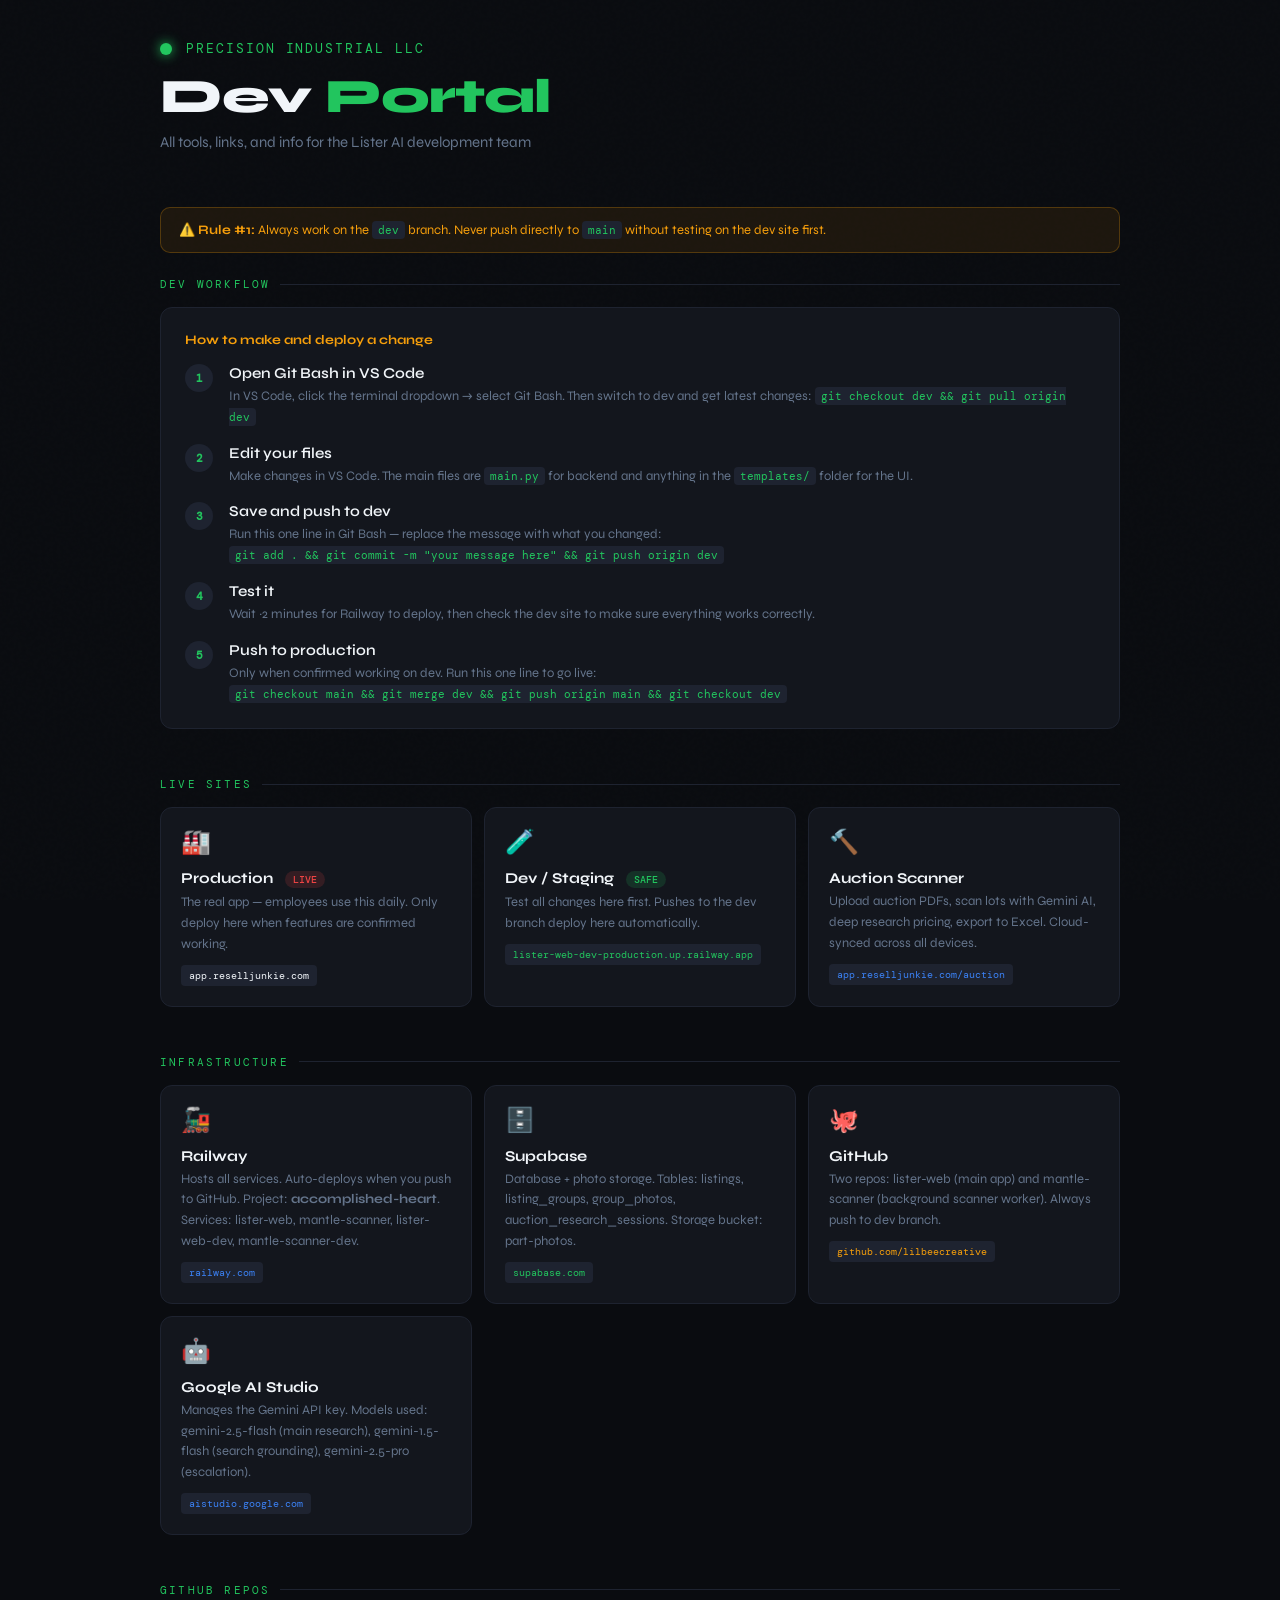
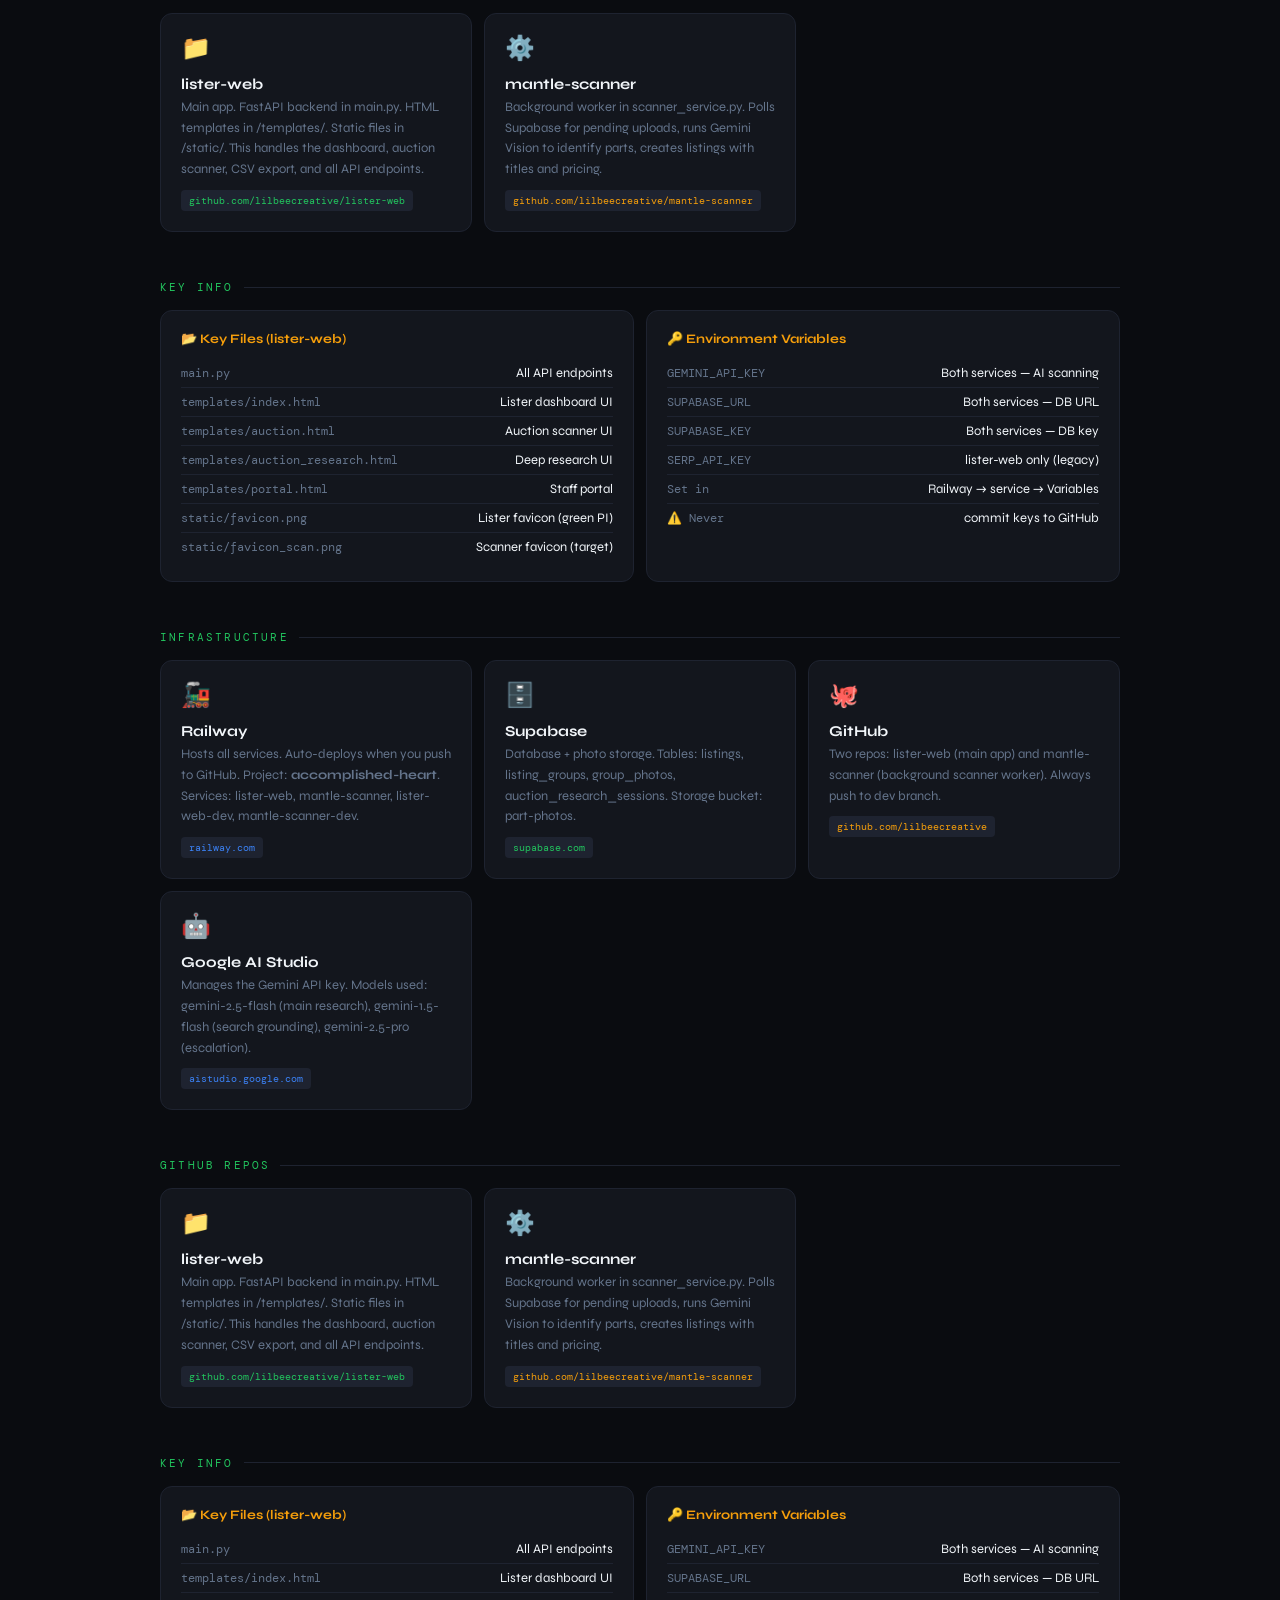
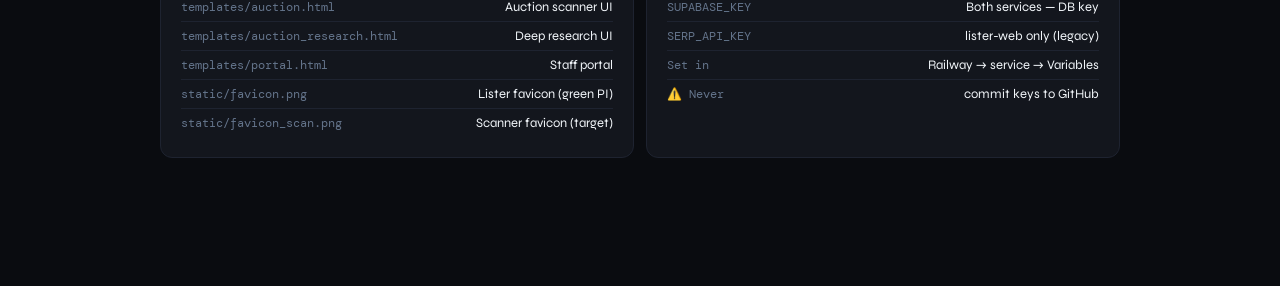
<file: templates/team_portal.html>
<!DOCTYPE html>
<html lang="en">
<head>
<meta charset="UTF-8">
<meta name="viewport" content="width=device-width, initial-scale=1.0">
<title>Precision Industrial — Dev Portal</title>
<link rel="icon" href="data:image/svg+xml,<svg xmlns='http://www.w3.org/2000/svg' viewBox='0 0 100 100'><text y='.9em' font-size='90'>⚠️</text></svg>">
<link href="https://fonts.googleapis.com/css2?family=DM+Mono:wght@400;500&family=Syne:wght@400;600;700;800&display=swap" rel="stylesheet">
<style>
  :root {
    --bg: #0a0c10;
    --surface: #111318;
    --border: #1e2330;
    --accent: #22c55e;
    --accent2: #3b82f6;
    --accent3: #f59e0b;
    --red: #ef4444;
    --text: #f1f5f9;
    --muted: #64748b;
    --card: #13161d;
  }
  * { margin: 0; padding: 0; box-sizing: border-box; }
  body {
    background: var(--bg);
    color: var(--text);
    font-family: 'Syne', sans-serif;
    min-height: 100vh;
    padding: 40px 24px 80px;
  }
  .noise {
    position: fixed; inset: 0; pointer-events: none; z-index: 0;
    background-image: url("data:image/svg+xml,%3Csvg viewBox='0 0 256 256' xmlns='http://www.w3.org/2000/svg'%3E%3Cfilter id='noise'%3E%3CfeTurbulence type='fractalNoise' baseFrequency='0.9' numOctaves='4' stitchTiles='stitch'/%3E%3C/filter%3E%3Crect width='100%25' height='100%25' filter='url(%23noise)' opacity='0.03'/%3E%3C/svg%3E");
    opacity: 0.4;
  }
  .container { max-width: 960px; margin: 0 auto; position: relative; z-index: 1; }

  /* Header */
  .header { margin-bottom: 56px; }
  .logo-row { display: flex; align-items: center; gap: 14px; margin-bottom: 16px; }
  .logo-dot { width: 12px; height: 12px; border-radius: 50%; background: var(--accent); box-shadow: 0 0 12px var(--accent); animation: pulse 2s infinite; }
  @keyframes pulse { 0%,100%{opacity:1;transform:scale(1)} 50%{opacity:0.6;transform:scale(0.9)} }
  .logo-text { font-size: 13px; font-family: 'DM Mono', monospace; color: var(--accent); letter-spacing: 0.15em; text-transform: uppercase; }
  h1 { font-size: 48px; font-weight: 800; line-height: 1; letter-spacing: -0.02em; }
  h1 span { color: var(--accent); }
  .subtitle { margin-top: 12px; color: var(--muted); font-size: 15px; font-weight: 400; }

  /* Section */
  .section { margin-bottom: 48px; }
  .section-label { font-family: 'DM Mono', monospace; font-size: 11px; color: var(--accent); letter-spacing: 0.2em; text-transform: uppercase; margin-bottom: 16px; display: flex; align-items: center; gap: 10px; }
  .section-label::after { content: ''; flex: 1; height: 1px; background: var(--border); }

  /* Cards grid */
  .grid { display: grid; grid-template-columns: repeat(auto-fill, minmax(280px, 1fr)); gap: 12px; }
  .card {
    background: var(--card);
    border: 1px solid var(--border);
    border-radius: 12px;
    padding: 20px;
    text-decoration: none;
    color: var(--text);
    display: block;
    transition: border-color 0.2s, transform 0.2s, box-shadow 0.2s;
    position: relative;
    overflow: hidden;
  }
  .card::before { content: ''; position: absolute; inset: 0; opacity: 0; transition: opacity 0.2s; }
  .card.green::before { background: radial-gradient(circle at top left, rgba(34,197,94,0.06), transparent 60%); }
  .card.blue::before { background: radial-gradient(circle at top left, rgba(59,130,246,0.06), transparent 60%); }
  .card.amber::before { background: radial-gradient(circle at top left, rgba(245,158,11,0.06), transparent 60%); }
  .card.red::before { background: radial-gradient(circle at top left, rgba(239,68,68,0.06), transparent 60%); }
  .card:hover { transform: translateY(-2px); box-shadow: 0 8px 32px rgba(0,0,0,0.4); }
  .card:hover::before { opacity: 1; }
  .card.green:hover { border-color: rgba(34,197,94,0.4); }
  .card.blue:hover { border-color: rgba(59,130,246,0.4); }
  .card.amber:hover { border-color: rgba(245,158,11,0.4); }
  .card.red:hover { border-color: rgba(239,68,68,0.4); }
  .card-icon { font-size: 24px; margin-bottom: 12px; }
  .card-title { font-size: 15px; font-weight: 700; margin-bottom: 4px; }
  .card-desc { font-size: 13px; color: var(--muted); line-height: 1.6; }
  .card-url { font-family: 'DM Mono', monospace; font-size: 10px; margin-top: 10px; padding: 4px 8px; background: var(--border); border-radius: 4px; display: inline-block; }
  .card.green .card-url { color: var(--accent); }
  .card.blue .card-url { color: var(--accent2); }
  .card.amber .card-url { color: var(--accent3); }

  /* Info boxes */
  .info-grid { display: grid; grid-template-columns: 1fr 1fr; gap: 12px; }
  @media(max-width:600px){ .info-grid { grid-template-columns: 1fr; } }
  .info-box { background: var(--card); border: 1px solid var(--border); border-radius: 12px; padding: 20px; }
  .info-box h3 { font-size: 13px; font-weight: 700; margin-bottom: 12px; color: var(--accent3); }
  .info-row { display: flex; justify-content: space-between; align-items: flex-start; padding: 6px 0; border-bottom: 1px solid var(--border); gap: 12px; }
  .info-row:last-child { border-bottom: none; }
  .info-key { font-size: 12px; color: var(--muted); font-family: 'DM Mono', monospace; flex-shrink: 0; }
  .info-val { font-size: 13px; color: var(--text); text-align: right; word-break: break-all; }
  .info-val a { color: var(--accent2); text-decoration: none; }
  .info-val a:hover { text-decoration: underline; }

  /* Workflow */
  .workflow { background: var(--card); border: 1px solid var(--border); border-radius: 12px; padding: 24px; }
  .workflow h3 { font-size: 13px; font-weight: 700; color: var(--accent3); margin-bottom: 16px; }
  .step { display: flex; gap: 16px; margin-bottom: 16px; }
  .step:last-child { margin-bottom: 0; }
  .step-num { width: 28px; height: 28px; border-radius: 50%; background: var(--border); display: flex; align-items: center; justify-content: center; font-size: 11px; font-weight: 700; flex-shrink: 0; font-family: 'DM Mono', monospace; color: var(--accent); }
  .step-content { flex: 1; }
  .step-title { font-size: 15px; font-weight: 600; margin-bottom: 4px; }
  .step-desc { font-size: 13px; color: var(--muted); line-height: 1.6; }
  code { font-family: 'DM Mono', monospace; background: var(--border); padding: 2px 6px; border-radius: 4px; font-size: 11px; color: var(--accent); }

  /* Warning */
  .warning { background: rgba(245,158,11,0.08); border: 1px solid rgba(245,158,11,0.25); border-radius: 10px; padding: 14px 18px; margin-bottom: 24px; font-size: 13px; color: var(--accent3); }
  .warning strong { font-weight: 700; }

  /* Tag */
  .tag { display: inline-block; font-size: 10px; font-family: 'DM Mono', monospace; padding: 2px 8px; border-radius: 20px; font-weight: 500; margin-left: 8px; vertical-align: middle; }
  .tag.prod { background: rgba(239,68,68,0.15); color: var(--red); }
  .tag.dev { background: rgba(34,197,94,0.15); color: var(--accent); }
</style>
</head>
<body>
<div class="noise"></div>
<div class="container">

  <!-- Header -->
  <div class="header">
    <div class="logo-row">
      <div class="logo-dot"></div>
      <div class="logo-text">Precision Industrial LLC</div>
    </div>
    <h1>Dev <span>Portal</span></h1>
    <div class="subtitle">All tools, links, and info for the Lister AI development team</div>
  </div>

  <!-- Warning -->
  <div class="warning">
    <strong>⚠️ Rule #1:</strong> Always work on the <code>dev</code> branch. Never push directly to <code>main</code> without testing on the dev site first.
  </div>



  <!-- Workflow -->
  <div class="section">
    <div class="section-label">Dev Workflow</div>
    <div class="workflow">
      <h3>How to make and deploy a change</h3>
      <div class="step">
        <div class="step-num">1</div>
        <div class="step-content">
          <div class="step-title">Open Git Bash in VS Code</div>
          <div class="step-desc">In VS Code, click the terminal dropdown → select Git Bash. Then switch to dev and get latest changes: <code>git checkout dev &amp;&amp; git pull origin dev</code></div>
        </div>
      </div>
      <div class="step">
        <div class="step-num">2</div>
        <div class="step-content">
          <div class="step-title">Edit your files</div>
          <div class="step-desc">Make changes in VS Code. The main files are <code>main.py</code> for backend and anything in the <code>templates/</code> folder for the UI.</div>
        </div>
      </div>
      <div class="step">
        <div class="step-num">3</div>
        <div class="step-content">
          <div class="step-title">Save and push to dev</div>
          <div class="step-desc">Run this one line in Git Bash — replace the message with what you changed:<br><code>git add . &amp;&amp; git commit -m "your message here" &amp;&amp; git push origin dev</code></div>
        </div>
      </div>
      <div class="step">
        <div class="step-num">4</div>
        <div class="step-content">
          <div class="step-title">Test it</div>
          <div class="step-desc">Wait ~2 minutes for Railway to deploy, then check the dev site to make sure everything works correctly.</div>
        </div>
      </div>
      <div class="step">
        <div class="step-num">5</div>
        <div class="step-content">
          <div class="step-title">Push to production</div>
          <div class="step-desc">Only when confirmed working on dev. Run this one line to go live:<br><code>git checkout main &amp;&amp; git merge dev &amp;&amp; git push origin main &amp;&amp; git checkout dev</code></div>
        </div>
      </div>
    </div>
  </div>

  <!-- Live Sites -->
  <div class="section">
    <div class="section-label">Live Sites</div>
    <div class="grid">
      <a href="https://app.reselljunkie.com" target="_blank" class="card red">
        <div class="card-icon">🏭</div>
        <div class="card-title">Production <span class="tag prod">LIVE</span></div>
        <div class="card-desc">The real app — employees use this daily. Only deploy here when features are confirmed working.</div>
        <div class="card-url">app.reselljunkie.com</div>
      </a>
      <a href="https://lister-web-dev-production.up.railway.app" target="_blank" class="card green">
        <div class="card-icon">🧪</div>
        <div class="card-title">Dev / Staging <span class="tag dev">SAFE</span></div>
        <div class="card-desc">Test all changes here first. Pushes to the dev branch deploy here automatically.</div>
        <div class="card-url">lister-web-dev-production.up.railway.app</div>
      </a>
      <a href="https://app.reselljunkie.com/auction" target="_blank" class="card blue">
        <div class="card-icon">🔨</div>
        <div class="card-title">Auction Scanner</div>
        <div class="card-desc">Upload auction PDFs, scan lots with Gemini AI, deep research pricing, export to Excel. Cloud-synced across all devices.</div>
        <div class="card-url">app.reselljunkie.com/auction</div>
      </a>
    </div>
  </div>


  <!-- Infrastructure -->
  <div class="section">
    <div class="section-label">Infrastructure</div>
    <div class="grid">
      <a href="https://railway.com" target="_blank" class="card blue">
        <div class="card-icon">🚂</div>
        <div class="card-title">Railway</div>
        <div class="card-desc">Hosts all services. Auto-deploys when you push to GitHub. Project: <strong>accomplished-heart</strong>. Services: lister-web, mantle-scanner, lister-web-dev, mantle-scanner-dev.</div>
        <div class="card-url">railway.com</div>
      </a>
      <a href="https://supabase.com" target="_blank" class="card green">
        <div class="card-icon">🗄️</div>
        <div class="card-title">Supabase</div>
        <div class="card-desc">Database + photo storage. Tables: listings, listing_groups, group_photos, auction_research_sessions. Storage bucket: part-photos.</div>
        <div class="card-url">supabase.com</div>
      </a>
      <a href="https://github.com/lilbeecreative" target="_blank" class="card amber">
        <div class="card-icon">🐙</div>
        <div class="card-title">GitHub</div>
        <div class="card-desc">Two repos: lister-web (main app) and mantle-scanner (background scanner worker). Always push to dev branch.</div>
        <div class="card-url">github.com/lilbeecreative</div>
      </a>
      <a href="https://aistudio.google.com" target="_blank" class="card blue">
        <div class="card-icon">🤖</div>
        <div class="card-title">Google AI Studio</div>
        <div class="card-desc">Manages the Gemini API key. Models used: gemini-2.5-flash (main research), gemini-1.5-flash (search grounding), gemini-2.5-pro (escalation).</div>
        <div class="card-url">aistudio.google.com</div>
      </a>
    </div>
  </div>


  <!-- Repos -->
  <div class="section">
    <div class="section-label">GitHub Repos</div>
    <div class="grid">
      <a href="https://github.com/lilbeecreative/lister-web" target="_blank" class="card green">
        <div class="card-icon">📁</div>
        <div class="card-title">lister-web</div>
        <div class="card-desc">Main app. FastAPI backend in main.py. HTML templates in /templates/. Static files in /static/. This handles the dashboard, auction scanner, CSV export, and all API endpoints.</div>
        <div class="card-url">github.com/lilbeecreative/lister-web</div>
      </a>
      <a href="https://github.com/lilbeecreative/mantle-scanner" target="_blank" class="card amber">
        <div class="card-icon">⚙️</div>
        <div class="card-title">mantle-scanner</div>
        <div class="card-desc">Background worker in scanner_service.py. Polls Supabase for pending uploads, runs Gemini Vision to identify parts, creates listings with titles and pricing.</div>
        <div class="card-url">github.com/lilbeecreative/mantle-scanner</div>
      </a>
    </div>
  </div>


  <!-- Key Info -->
  <div class="section">
    <div class="section-label">Key Info</div>
    <div class="info-grid">
      <div class="info-box">
        <h3>📂 Key Files (lister-web)</h3>
        <div class="info-row"><span class="info-key">main.py</span><span class="info-val">All API endpoints</span></div>
        <div class="info-row"><span class="info-key">templates/index.html</span><span class="info-val">Lister dashboard UI</span></div>
        <div class="info-row"><span class="info-key">templates/auction.html</span><span class="info-val">Auction scanner UI</span></div>
        <div class="info-row"><span class="info-key">templates/auction_research.html</span><span class="info-val">Deep research UI</span></div>
        <div class="info-row"><span class="info-key">templates/portal.html</span><span class="info-val">Staff portal</span></div>
        <div class="info-row"><span class="info-key">static/favicon.png</span><span class="info-val">Lister favicon (green PI)</span></div>
        <div class="info-row"><span class="info-key">static/favicon_scan.png</span><span class="info-val">Scanner favicon (target)</span></div>
      </div>
      <div class="info-box">
        <h3>🔑 Environment Variables</h3>
        <div class="info-row"><span class="info-key">GEMINI_API_KEY</span><span class="info-val">Both services — AI scanning</span></div>
        <div class="info-row"><span class="info-key">SUPABASE_URL</span><span class="info-val">Both services — DB URL</span></div>
        <div class="info-row"><span class="info-key">SUPABASE_KEY</span><span class="info-val">Both services — DB key</span></div>
        <div class="info-row"><span class="info-key">SERP_API_KEY</span><span class="info-val">lister-web only (legacy)</span></div>
        <div class="info-row"><span class="info-key">Set in</span><span class="info-val">Railway → service → Variables</span></div>
        <div class="info-row"><span class="info-key">⚠️ Never</span><span class="info-val">commit keys to GitHub</span></div>
      </div>
    </div>
  </div>

  <!-- Infrastructure -->
  <div class="section">
    <div class="section-label">Infrastructure</div>
    <div class="grid">
      <a href="https://railway.com" target="_blank" class="card blue">
        <div class="card-icon">🚂</div>
        <div class="card-title">Railway</div>
        <div class="card-desc">Hosts all services. Auto-deploys when you push to GitHub. Project: <strong>accomplished-heart</strong>. Services: lister-web, mantle-scanner, lister-web-dev, mantle-scanner-dev.</div>
        <div class="card-url">railway.com</div>
      </a>
      <a href="https://supabase.com" target="_blank" class="card green">
        <div class="card-icon">🗄️</div>
        <div class="card-title">Supabase</div>
        <div class="card-desc">Database + photo storage. Tables: listings, listing_groups, group_photos, auction_research_sessions. Storage bucket: part-photos.</div>
        <div class="card-url">supabase.com</div>
      </a>
      <a href="https://github.com/lilbeecreative" target="_blank" class="card amber">
        <div class="card-icon">🐙</div>
        <div class="card-title">GitHub</div>
        <div class="card-desc">Two repos: lister-web (main app) and mantle-scanner (background scanner worker). Always push to dev branch.</div>
        <div class="card-url">github.com/lilbeecreative</div>
      </a>
      <a href="https://aistudio.google.com" target="_blank" class="card blue">
        <div class="card-icon">🤖</div>
        <div class="card-title">Google AI Studio</div>
        <div class="card-desc">Manages the Gemini API key. Models used: gemini-2.5-flash (main research), gemini-1.5-flash (search grounding), gemini-2.5-pro (escalation).</div>
        <div class="card-url">aistudio.google.com</div>
      </a>
    </div>
  </div>

  <!-- Repos -->
  <div class="section">
    <div class="section-label">GitHub Repos</div>
    <div class="grid">
      <a href="https://github.com/lilbeecreative/lister-web" target="_blank" class="card green">
        <div class="card-icon">📁</div>
        <div class="card-title">lister-web</div>
        <div class="card-desc">Main app. FastAPI backend in main.py. HTML templates in /templates/. Static files in /static/. This handles the dashboard, auction scanner, CSV export, and all API endpoints.</div>
        <div class="card-url">github.com/lilbeecreative/lister-web</div>
      </a>
      <a href="https://github.com/lilbeecreative/mantle-scanner" target="_blank" class="card amber">
        <div class="card-icon">⚙️</div>
        <div class="card-title">mantle-scanner</div>
        <div class="card-desc">Background worker in scanner_service.py. Polls Supabase for pending uploads, runs Gemini Vision to identify parts, creates listings with titles and pricing.</div>
        <div class="card-url">github.com/lilbeecreative/mantle-scanner</div>
      </a>
    </div>
  </div>

  <!-- Key Info -->
  <div class="section">
    <div class="section-label">Key Info</div>
    <div class="info-grid">
      <div class="info-box">
        <h3>📂 Key Files (lister-web)</h3>
        <div class="info-row"><span class="info-key">main.py</span><span class="info-val">All API endpoints</span></div>
        <div class="info-row"><span class="info-key">templates/index.html</span><span class="info-val">Lister dashboard UI</span></div>
        <div class="info-row"><span class="info-key">templates/auction.html</span><span class="info-val">Auction scanner UI</span></div>
        <div class="info-row"><span class="info-key">templates/auction_research.html</span><span class="info-val">Deep research UI</span></div>
        <div class="info-row"><span class="info-key">templates/portal.html</span><span class="info-val">Staff portal</span></div>
        <div class="info-row"><span class="info-key">static/favicon.png</span><span class="info-val">Lister favicon (green PI)</span></div>
        <div class="info-row"><span class="info-key">static/favicon_scan.png</span><span class="info-val">Scanner favicon (target)</span></div>
      </div>
      <div class="info-box">
        <h3>🔑 Environment Variables</h3>
        <div class="info-row"><span class="info-key">GEMINI_API_KEY</span><span class="info-val">Both services — AI scanning</span></div>
        <div class="info-row"><span class="info-key">SUPABASE_URL</span><span class="info-val">Both services — DB URL</span></div>
        <div class="info-row"><span class="info-key">SUPABASE_KEY</span><span class="info-val">Both services — DB key</span></div>
        <div class="info-row"><span class="info-key">SERP_API_KEY</span><span class="info-val">lister-web only (legacy)</span></div>
        <div class="info-row"><span class="info-key">Set in</span><span class="info-val">Railway → service → Variables</span></div>
        <div class="info-row"><span class="info-key">⚠️ Never</span><span class="info-val">commit keys to GitHub</span></div>
      </div>
    </div>
  </div>


</div>
</body>
</html>
</file>
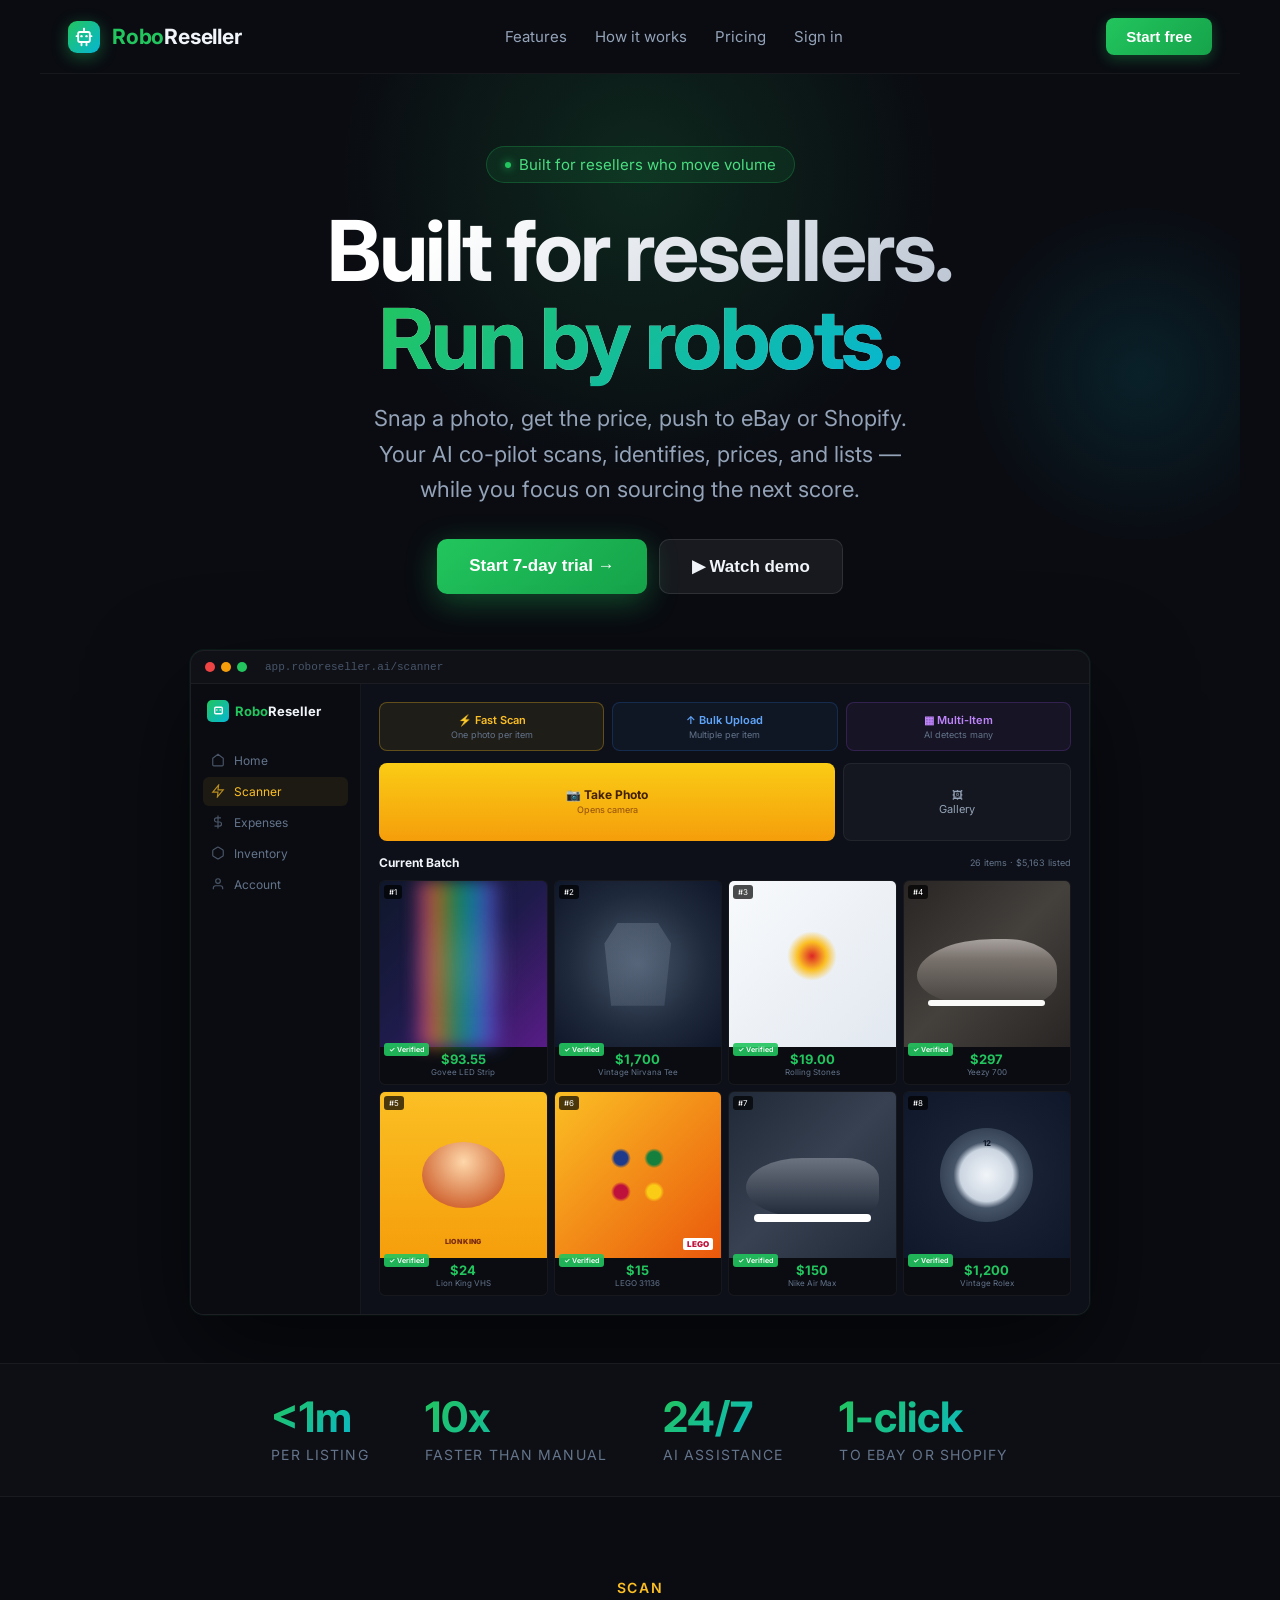
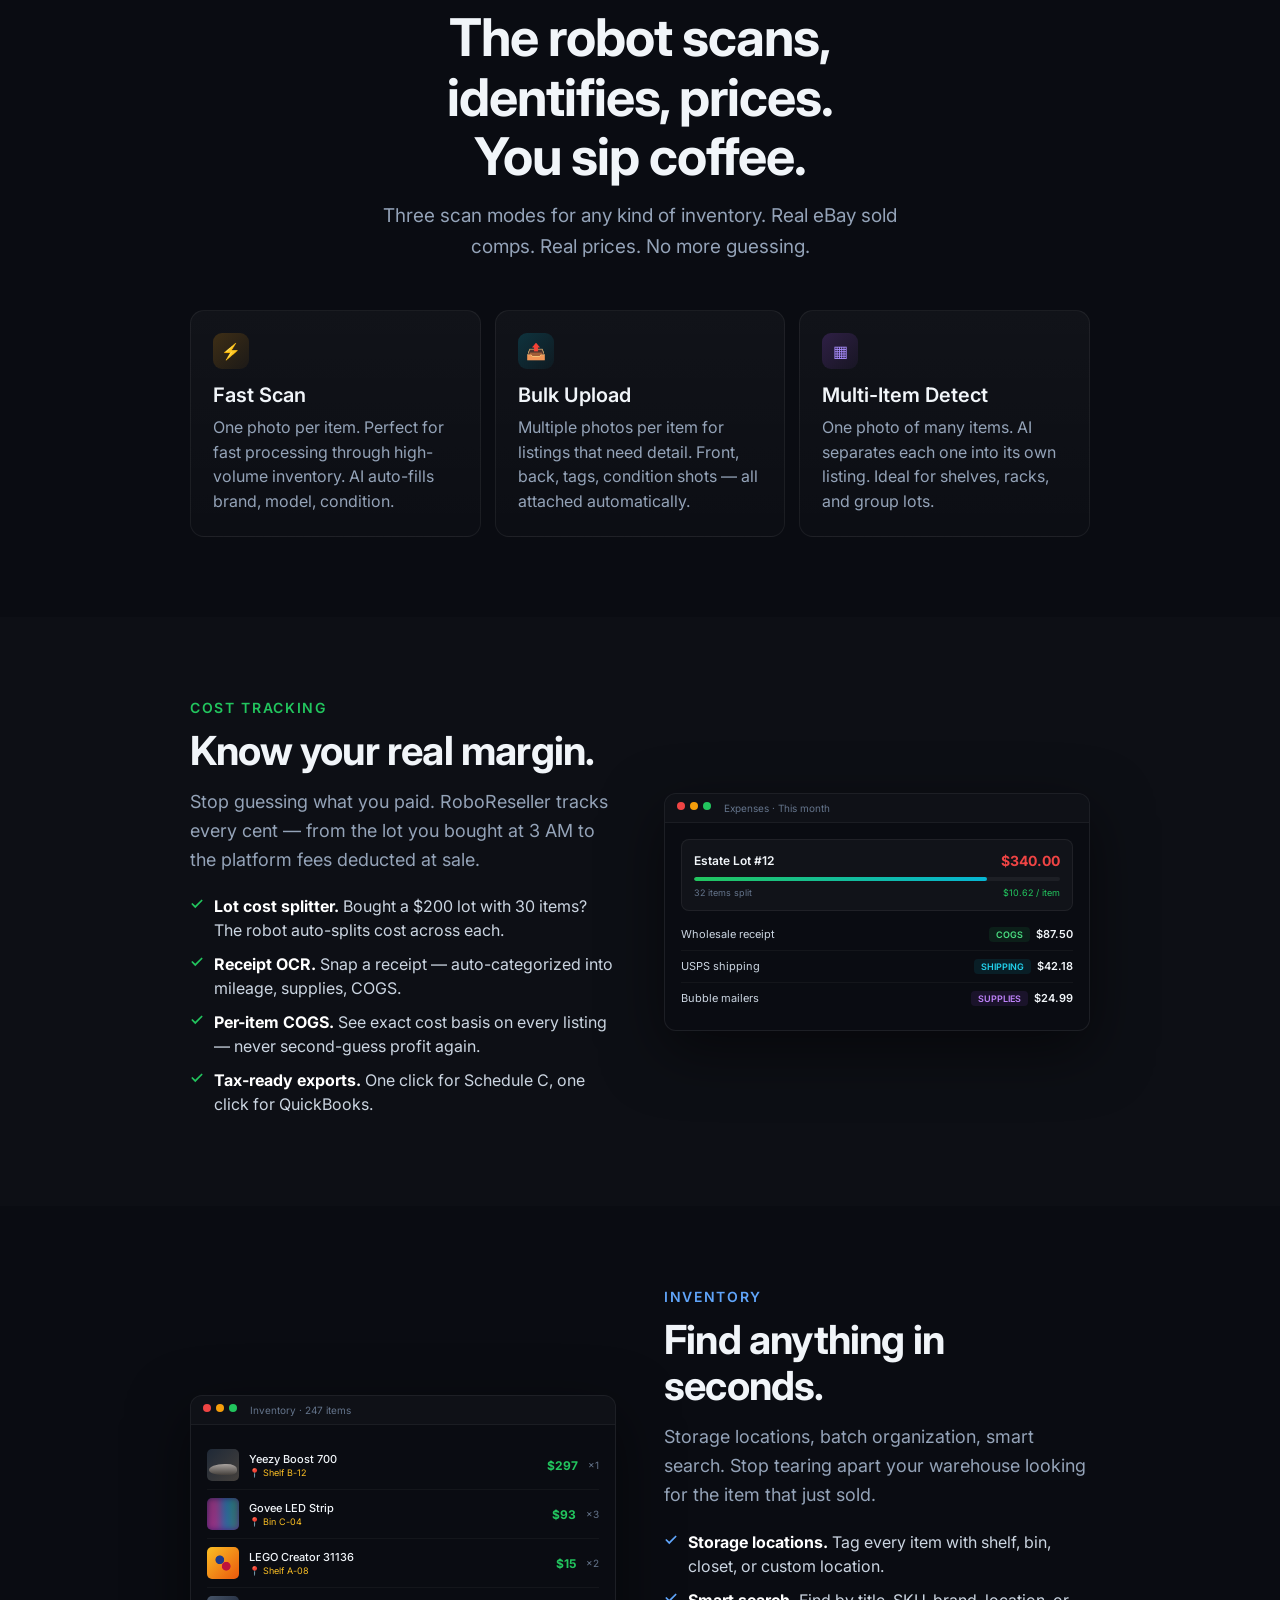
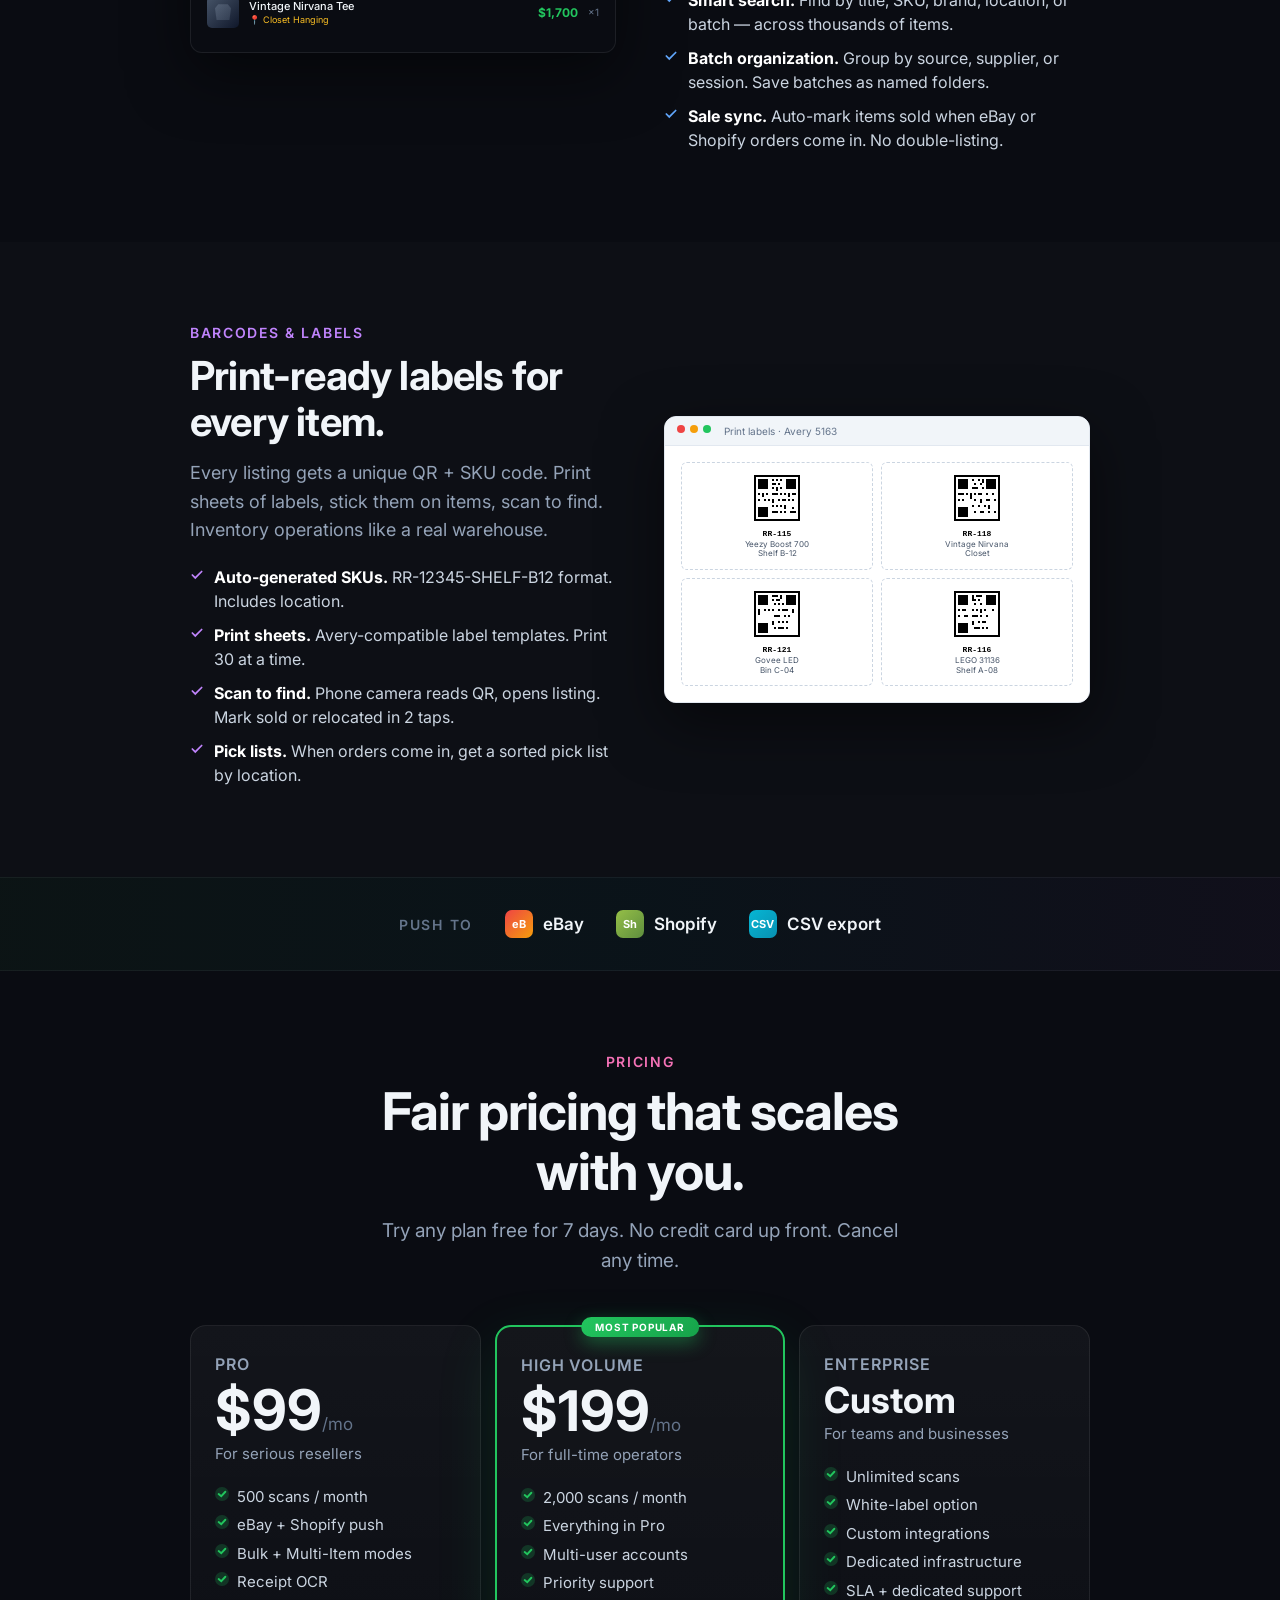
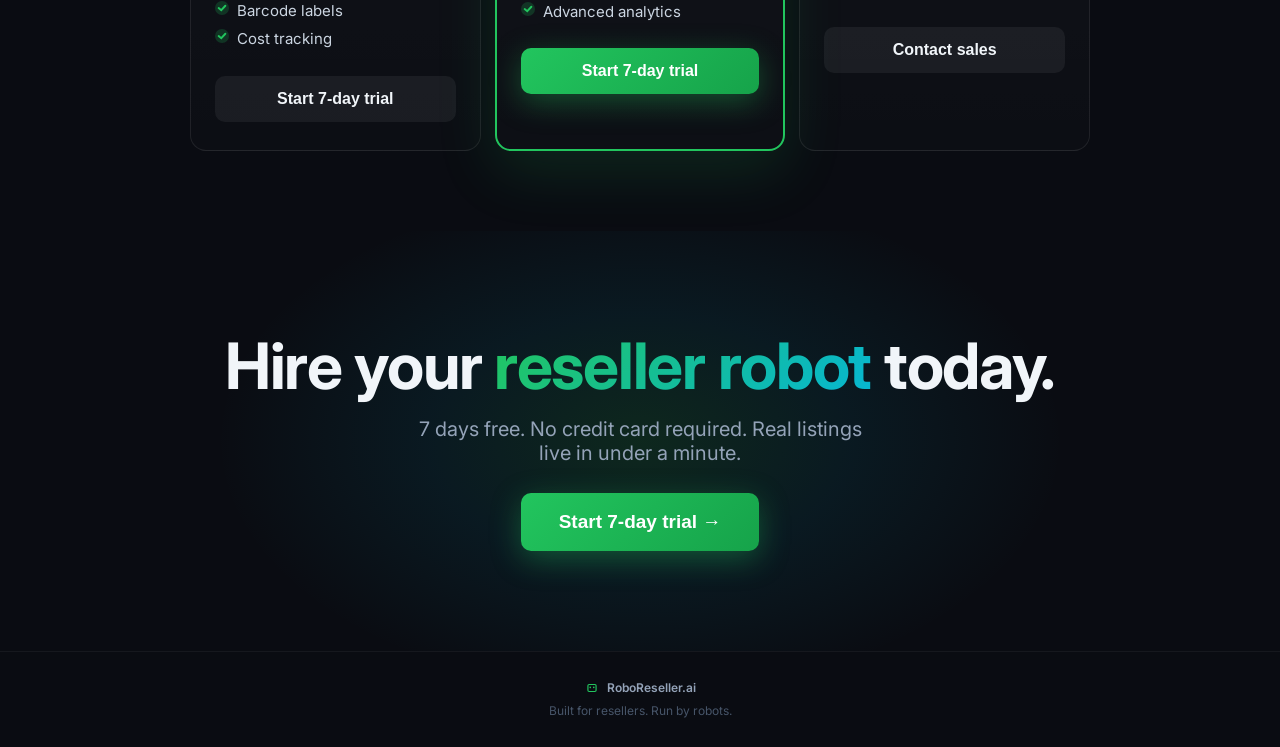
<file: templates/v2_landing.html>
<!DOCTYPE html>
<html lang="en">
<head>
<meta charset="UTF-8">
<meta name="viewport" content="width=device-width, initial-scale=1.0">
<title>RoboReseller — Built for resellers. Run by robots.</title>
<meta name="description" content="The AI-powered listing tool for serious resellers. Snap, price, and push to eBay or Shopify in under a minute. Track inventory, costs, and profits — all in one place.">
<link rel="preconnect" href="https://fonts.googleapis.com">
<link rel="preconnect" href="https://fonts.gstatic.com" crossorigin>
<link href="https://fonts.googleapis.com/css2?family=Inter:wght@400;500;600;700&display=swap" rel="stylesheet">
<style>
  *, *::before, *::after { box-sizing: border-box; }
  html, body { margin: 0; padding: 0; }
  body { font-family: 'Inter', -apple-system, BlinkMacSystemFont, 'Segoe UI', Roboto, sans-serif; color: #f1f5f9; background: #0a0c12; -webkit-font-smoothing: antialiased; }

  .nav { display: flex; justify-content: space-between; align-items: center; padding: 18px 28px; border-bottom: 1px solid rgba(255,255,255,0.05); position: relative; z-index: 10; max-width: 1200px; margin: 0 auto; }
  .logo { display: flex; align-items: center; gap: 12px; font-weight: 700; font-size: 21px; letter-spacing: -0.01em; cursor: pointer; }
  .logo-mark { width: 32px; height: 32px; border-radius: 9px; background: linear-gradient(135deg, #22c55e, #06b6d4); display: flex; align-items: center; justify-content: center; box-shadow: 0 4px 16px rgba(34,197,94,0.4); }
  .logo-name { color: #f1f5f9; }
  .logo-name .robo { color: #22c55e; }
  .nav-links { display: flex; gap: 28px; font-size: 15px; color: #94a3b8; }
  .nav-links a { color: inherit; text-decoration: none; cursor: pointer; transition: color 0.15s; }
  .nav-links a:hover { color: #f1f5f9; }
  .nav-cta { background: linear-gradient(135deg, #22c55e, #16a34a); color: white; padding: 10px 20px; border-radius: 8px; font-size: 15px; font-weight: 600; border: none; cursor: pointer; box-shadow: 0 4px 14px rgba(34,197,94,0.3); transition: transform 0.15s; }
  .nav-cta:hover { transform: translateY(-1px); }

  .hero { padding: 72px 28px 48px; text-align: center; position: relative; overflow: hidden; max-width: 1200px; margin: 0 auto; }
  .hero-glow { position: absolute; top: -200px; left: 50%; transform: translateX(-50%); width: 800px; height: 600px; background: radial-gradient(circle, rgba(34,197,94,0.15), transparent 60%); pointer-events: none; }
  .hero-glow2 { position: absolute; top: 100px; right: -100px; width: 400px; height: 400px; background: radial-gradient(circle, rgba(6,182,212,0.12), transparent 60%); pointer-events: none; }
  .hero-content { position: relative; z-index: 2; }
  .pill { display: inline-flex; align-items: center; gap: 8px; background: rgba(34,197,94,0.1); padding: 8px 18px; border-radius: 999px; font-size: 15px; color: #4ade80; margin-bottom: 24px; border: 1px solid rgba(34,197,94,0.25); }
  .pill-dot { width: 6px; height: 6px; border-radius: 50%; background: #22c55e; box-shadow: 0 0 8px #22c55e; animation: pulse 2s infinite; }
  @keyframes pulse { 0%,100% { opacity: 1; } 50% { opacity: 0.4; } }
  .hero h1 { font-size: 84px; line-height: 1.05; font-weight: 700; margin: 0 0 18px; letter-spacing: -0.03em; background: linear-gradient(135deg, #fff 30%, #94a3b8); -webkit-background-clip: text; background-clip: text; -webkit-text-fill-color: transparent; }
  .hero h1 .accent { background: linear-gradient(135deg, #22c55e, #06b6d4); -webkit-background-clip: text; background-clip: text; -webkit-text-fill-color: transparent; }
  .hero p { font-size: 22px; line-height: 1.6; color: #94a3b8; max-width: 540px; margin: 0 auto 32px; }
  .cta-row { display: flex; gap: 12px; justify-content: center; flex-wrap: wrap; }
  .btn-primary { background: linear-gradient(135deg, #22c55e, #16a34a); color: white; padding: 16px 32px; border-radius: 10px; font-size: 17px; font-weight: 600; border: none; cursor: pointer; box-shadow: 0 8px 30px rgba(34,197,94,0.35); transition: transform 0.15s; }
  .btn-primary:hover { transform: translateY(-2px); }
  .btn-secondary { background: rgba(255,255,255,0.06); color: #f1f5f9; padding: 16px 32px; border-radius: 10px; font-size: 17px; font-weight: 600; border: 1px solid rgba(255,255,255,0.1); cursor: pointer; transition: background 0.15s; }
  .btn-secondary:hover { background: rgba(255,255,255,0.1); }

  .app-mockup { margin: 56px auto 0; max-width: 900px; position: relative; z-index: 2; }
  .app-frame { background: #0a0c12; border: 1px solid rgba(255,255,255,0.08); border-radius: 14px; overflow: hidden; box-shadow: 0 40px 100px rgba(0,0,0,0.6), 0 0 0 1px rgba(34,197,94,0.08); }
  .app-titlebar { display: flex; align-items: center; gap: 6px; padding: 10px 14px; background: rgba(255,255,255,0.02); border-bottom: 1px solid rgba(255,255,255,0.05); }
  .app-dot { width: 10px; height: 10px; border-radius: 50%; }
  .app-dot.r { background: #ef4444; } .app-dot.y { background: #f59e0b; } .app-dot.g { background: #22c55e; }
  .app-url { margin-left: 12px; font-size: 11px; color: #475569; font-family: monospace; }

  .app-body { display: grid; grid-template-columns: 170px 1fr; min-height: 420px; }
  .app-sidebar { background: #0a0c12; border-right: 1px solid rgba(255,255,255,0.05); padding: 16px 12px; }
  .app-sidebar-logo { display: flex; align-items: center; gap: 6px; font-weight: 700; font-size: 13px; padding: 0 4px; margin-bottom: 24px; }
  .mini-mark { width: 22px; height: 22px; border-radius: 5px; background: linear-gradient(135deg, #22c55e, #06b6d4); display: flex; align-items: center; justify-content: center; }
  .robo-text { color: #22c55e; }
  .app-nav-item { display: flex; align-items: center; gap: 9px; padding: 7px 8px; font-size: 12px; color: #64748b; border-radius: 6px; margin-bottom: 2px; }
  .app-nav-item.active { color: #fbbf24; background: rgba(251,191,36,0.08); }
  .app-nav-icon { width: 14px; height: 14px; opacity: 0.7; }

  .app-main { padding: 18px; background: #0d1018; }
  .app-mode-row { display: grid; grid-template-columns: 1fr 1fr 1fr; gap: 8px; margin-bottom: 12px; }
  .mode-card { padding: 10px 12px; border-radius: 8px; font-size: 11px; }
  .mode-card.fast { background: rgba(251,191,36,0.08); border: 1px solid rgba(251,191,36,0.3); }
  .mode-card.bulk { background: rgba(59,130,246,0.06); border: 1px solid rgba(59,130,246,0.2); }
  .mode-card.multi { background: rgba(168,85,247,0.06); border: 1px solid rgba(168,85,247,0.2); }
  .mode-name { font-weight: 600; font-size: 11px; margin-bottom: 2px; }
  .mode-card.fast .mode-name { color: #fbbf24; }
  .mode-card.bulk .mode-name { color: #60a5fa; }
  .mode-card.multi .mode-name { color: #c084fc; }
  .mode-sub { font-size: 9px; color: #64748b; }

  .app-photo-row { display: grid; grid-template-columns: 2fr 1fr; gap: 8px; margin-bottom: 14px; }
  .photo-btn { background: linear-gradient(180deg, #facc15, #f59e0b); color: #422006; padding: 24px 12px; border-radius: 8px; text-align: center; font-weight: 700; font-size: 12px; }
  .photo-btn-sub { font-size: 9px; color: #78350f; opacity: 0.7; margin-top: 2px; font-weight: 500; }
  .gallery-btn { background: rgba(255,255,255,0.03); border: 1px solid rgba(255,255,255,0.06); padding: 24px 12px; border-radius: 8px; text-align: center; font-size: 11px; color: #94a3b8; }

  .app-batch-header { display: flex; justify-content: space-between; align-items: center; margin-bottom: 10px; }
  .app-batch-title { font-size: 12px; font-weight: 700; }
  .app-batch-meta { font-size: 9px; color: #64748b; }

  .app-grid { display: grid; grid-template-columns: 1fr 1fr 1fr 1fr; gap: 6px; }
  .app-tile { background: #0a0c12; border: 1px solid rgba(255,255,255,0.05); border-radius: 6px; overflow: hidden; position: relative; }
  .app-tile-num { font-size: 8px; color: #fff; padding: 2px 5px; background: rgba(0,0,0,0.7); border-radius: 3px; position: absolute; top: 4px; left: 4px; z-index: 2; }
  .verified { position: absolute; bottom: 28px; left: 4px; background: rgba(34,197,94,0.9); color: white; font-size: 7px; padding: 2px 5px; border-radius: 3px; font-weight: 600; z-index: 2; }
  .app-tile-img { aspect-ratio: 1; position: relative; }

  .tile-led { background: linear-gradient(135deg, #0f172a 0%, #1e1b4b 50%, #581c87 100%); }
  .tile-led::before { content: ''; position: absolute; inset: 0; background: linear-gradient(90deg, transparent 20%, #ec4899 25%, #f59e0b 35%, #22c55e 45%, #06b6d4 55%, #6366f1 65%, transparent 75%); opacity: 0.6; filter: blur(8px); }
  .tile-led::after { content: ''; position: absolute; inset: 30%; background: white; opacity: 0.1; border-radius: 50%; filter: blur(20px); }
  .tile-shirt-dark { background: radial-gradient(ellipse at center, #475569 0%, #1e293b 60%, #0f172a 100%); }
  .tile-shirt-dark::before { content: ''; position: absolute; left: 30%; right: 30%; top: 25%; bottom: 25%; background: linear-gradient(135deg, #94a3b8, #64748b); clip-path: polygon(20% 0, 80% 0, 100% 25%, 90% 100%, 10% 100%, 0 25%); opacity: 0.3; }
  .tile-shirt-white { background: linear-gradient(135deg, #f8fafc, #e2e8f0); }
  .tile-shirt-white::before { content: ''; position: absolute; left: 35%; right: 35%; top: 30%; height: 30%; background: radial-gradient(ellipse, #dc2626 0%, #fbbf24 40%, transparent 70%); border-radius: 50%; }
  .tile-lego { background: linear-gradient(135deg, #fbbf24, #ea580c); }
  .tile-lego::before { content: ''; position: absolute; inset: 25%; background: radial-gradient(circle at 30% 30%, #1e3a8a 8%, transparent 12%), radial-gradient(circle at 70% 30%, #15803d 8%, transparent 12%), radial-gradient(circle at 30% 70%, #be123c 8%, transparent 12%), radial-gradient(circle at 70% 70%, #facc15 8%, transparent 12%); }
  .tile-lego::after { content: 'LEGO'; position: absolute; bottom: 8px; right: 8px; font-size: 8px; font-weight: 900; color: #be123c; background: white; padding: 1px 4px; border-radius: 2px; }
  .tile-shoe { background: linear-gradient(135deg, #1f2937 0%, #374151 50%, #1f2937 100%); }
  .tile-shoe::before { content: ''; position: absolute; left: 10%; right: 10%; top: 40%; height: 35%; background: linear-gradient(180deg, #6b7280, #1f2937); border-radius: 50% 30% 20% 50% / 60% 40% 40% 60%; }
  .tile-shoe::after { content: ''; position: absolute; left: 15%; right: 15%; bottom: 22%; height: 8px; background: white; border-radius: 4px; }
  .tile-disney { background: linear-gradient(180deg, #fbbf24, #f59e0b); }
  .tile-disney::before { content: ''; position: absolute; left: 25%; right: 25%; top: 30%; bottom: 30%; background: radial-gradient(circle at 50% 30%, #fed7aa, #c2410c); border-radius: 50%; }
  .tile-disney::after { content: 'LION KING'; position: absolute; bottom: 12px; left: 0; right: 0; text-align: center; font-size: 7px; font-weight: 900; color: #7c2d12; letter-spacing: 0.05em; }
  .tile-yeezy { background: linear-gradient(135deg, #292524 0%, #44403c 50%, #292524 100%); }
  .tile-yeezy::before { content: ''; position: absolute; left: 8%; right: 8%; top: 35%; height: 40%; background: linear-gradient(180deg, #a8a29e 0%, #78716c 30%, #44403c 100%); border-radius: 60% 40% 30% 50% / 60% 50% 40% 50%; }
  .tile-yeezy::after { content: ''; position: absolute; left: 15%; right: 15%; bottom: 25%; height: 6px; background: #fafaf9; border-radius: 3px; }
  .tile-watch { background: radial-gradient(ellipse at center, #1e293b, #0f172a); }
  .tile-watch::before { content: ''; position: absolute; inset: 22%; background: radial-gradient(circle, #f1f5f9 0%, #cbd5e1 40%, #475569 50%, #1e293b 100%); border-radius: 50%; }
  .tile-watch::after { content: '12'; position: absolute; top: 28%; left: 0; right: 0; text-align: center; font-size: 8px; font-weight: 700; color: #0f172a; }

  .app-tile-price { font-size: 13px; font-weight: 700; padding: 4px 6px 0; color: #22c55e; }
  .app-tile-meta { font-size: 8px; color: #64748b; padding: 0 6px 6px; line-height: 1.3; }

  .stats { display: flex; justify-content: center; gap: 56px; padding: 32px 28px; flex-wrap: wrap; border-top: 1px solid rgba(255,255,255,0.05); border-bottom: 1px solid rgba(255,255,255,0.05); background: rgba(255,255,255,0.01); }
  .stat strong { display: block; font-size: 42px; font-weight: 700; line-height: 1; background: linear-gradient(135deg, #22c55e, #06b6d4); -webkit-background-clip: text; background-clip: text; -webkit-text-fill-color: transparent; margin-bottom: 6px; }
  .stat span { font-size: 14px; color: #64748b; text-transform: uppercase; letter-spacing: 0.08em; }

  .section { padding: 80px 28px; max-width: 1200px; margin: 0 auto; }
  .section-header { text-align: center; max-width: 540px; margin: 0 auto 48px; }
  .section-tag { display: inline-block; font-size: 14px; color: #22c55e; text-transform: uppercase; letter-spacing: 0.12em; margin-bottom: 12px; font-weight: 600; }
  .section-tag.amber { color: #fbbf24; }
  .section-tag.blue { color: #60a5fa; }
  .section-tag.purple { color: #c084fc; }
  .section-tag.pink { color: #f472b6; }
  .section-header h2 { font-size: 52px; font-weight: 700; margin: 0 0 14px; letter-spacing: -0.02em; line-height: 1.15; }
  .section-header p { font-size: 19px; color: #94a3b8; line-height: 1.6; margin: 0; }

  .split { display: grid; grid-template-columns: 1fr 1fr; gap: 48px; align-items: center; max-width: 900px; margin: 0 auto; }
  .split.flip .split-mockup { order: 2; }
  .split-text h3 { font-size: 40px; font-weight: 700; margin: 0 0 14px; letter-spacing: -0.02em; line-height: 1.15; }
  .split-text > p { font-size: 18px; color: #94a3b8; line-height: 1.6; margin: 0 0 20px; }
  .split-features { list-style: none; padding: 0; margin: 0; }
  .split-features li { display: flex; align-items: flex-start; gap: 10px; font-size: 16px; color: #cbd5e1; line-height: 1.5; margin-bottom: 10px; }
  .split-features li svg { flex-shrink: 0; margin-top: 3px; }

  .mini-mockup { background: #0a0c12; border: 1px solid rgba(255,255,255,0.08); border-radius: 12px; overflow: hidden; box-shadow: 0 20px 60px rgba(0,0,0,0.5); }
  .mini-titlebar { display: flex; gap: 5px; padding: 8px 12px; background: rgba(255,255,255,0.02); border-bottom: 1px solid rgba(255,255,255,0.05); }
  .mini-dot { width: 8px; height: 8px; border-radius: 50%; }
  .mini-body { padding: 16px; }

  .inv-row { display: grid; grid-template-columns: 32px 1fr auto auto; gap: 10px; padding: 8px 0; border-bottom: 1px solid rgba(255,255,255,0.04); align-items: center; font-size: 11px; }
  .inv-thumb { width: 32px; height: 32px; border-radius: 5px; position: relative; overflow: hidden; }
  .inv-thumb.shoe { background: linear-gradient(135deg, #1f2937, #44403c); }
  .inv-thumb.shoe::after { content: ''; position: absolute; left: 5%; right: 5%; top: 45%; height: 35%; background: linear-gradient(180deg, #a8a29e, #44403c); border-radius: 60% 40% 30% 50% / 60% 50% 40% 50%; }
  .inv-thumb.led { background: linear-gradient(135deg, #1e1b4b, #581c87); }
  .inv-thumb.led::after { content: ''; position: absolute; inset: 0; background: linear-gradient(90deg, #ec4899 30%, #06b6d4 60%, #22c55e 90%); opacity: 0.5; filter: blur(3px); }
  .inv-thumb.lego { background: linear-gradient(135deg, #fbbf24, #ea580c); }
  .inv-thumb.lego::after { content: ''; position: absolute; inset: 25%; background: radial-gradient(circle at 30% 30%, #1e3a8a 25%, transparent 30%), radial-gradient(circle at 70% 70%, #be123c 25%, transparent 30%); }
  .inv-thumb.tshirt { background: linear-gradient(135deg, #475569, #0f172a); }
  .inv-thumb.tshirt::after { content: ''; position: absolute; left: 25%; right: 25%; top: 25%; bottom: 25%; background: linear-gradient(135deg, #94a3b8, #64748b); clip-path: polygon(20% 0, 80% 0, 100% 25%, 90% 100%, 10% 100%, 0 25%); opacity: 0.3; }
  .inv-name { color: #f1f5f9; font-weight: 500; font-size: 11px; line-height: 1.3; }
  .inv-loc { font-size: 9px; color: #fbbf24; margin-top: 1px; }
  .inv-price { color: #22c55e; font-weight: 700; font-size: 12px; }
  .inv-qty { color: #64748b; font-size: 10px; }

  .cost-card { background: rgba(255,255,255,0.03); border: 1px solid rgba(255,255,255,0.06); border-radius: 8px; padding: 12px; margin-bottom: 8px; }
  .cost-header { display: flex; justify-content: space-between; align-items: center; margin-bottom: 8px; }
  .cost-title { font-size: 12px; font-weight: 600; }
  .cost-amt { font-size: 14px; font-weight: 700; color: #ef4444; }
  .cost-bar { height: 4px; background: rgba(255,255,255,0.05); border-radius: 2px; overflow: hidden; margin-bottom: 6px; }
  .cost-bar-fill { height: 100%; background: linear-gradient(90deg, #22c55e, #06b6d4); border-radius: 2px; }
  .cost-meta { font-size: 9px; color: #64748b; display: flex; justify-content: space-between; }
  .receipt-row { display: flex; justify-content: space-between; align-items: center; padding: 8px 0; border-bottom: 1px solid rgba(255,255,255,0.04); font-size: 11px; }
  .receipt-cat { background: rgba(34,197,94,0.1); color: #4ade80; padding: 2px 7px; border-radius: 4px; font-size: 9px; font-weight: 600; }
  .receipt-amt { color: #f1f5f9; font-weight: 600; font-size: 11px; }

  .label-grid { display: grid; grid-template-columns: 1fr 1fr; gap: 8px; }
  .label { background: white; padding: 10px; border-radius: 6px; text-align: center; }
  .label-code { font-family: monospace; font-size: 8px; color: #000; font-weight: 700; }
  .label-name { font-size: 8px; color: #475569; margin-top: 2px; line-height: 1.2; }

  .features { display: grid; grid-template-columns: 1fr 1fr 1fr; gap: 14px; max-width: 900px; margin: 0 auto; }
  .feature { background: linear-gradient(180deg, rgba(255,255,255,0.03), rgba(255,255,255,0.01)); border: 1px solid rgba(255,255,255,0.06); border-radius: 14px; padding: 22px; transition: border-color 0.2s; }
  .feature:hover { border-color: rgba(34,197,94,0.3); }
  .feature-icon { width: 36px; height: 36px; border-radius: 9px; display: flex; align-items: center; justify-content: center; margin-bottom: 14px; font-size: 16px; }
  .feature-icon.amber { background: linear-gradient(135deg, rgba(245,158,11,0.2), rgba(245,158,11,0.05)); color: #fbbf24; }
  .feature-icon.blue { background: linear-gradient(135deg, rgba(6,182,212,0.2), rgba(6,182,212,0.05)); color: #22d3ee; }
  .feature-icon.purple { background: linear-gradient(135deg, rgba(168,85,247,0.2), rgba(168,85,247,0.05)); color: #a78bfa; }
  .feature h3 { font-size: 20px; font-weight: 600; margin: 0 0 8px; }
  .feature p { font-size: 16px; line-height: 1.55; color: #94a3b8; margin: 0; }

  .platforms-bar { padding: 32px 28px; background: linear-gradient(90deg, rgba(34,197,94,0.04), rgba(6,182,212,0.04), rgba(168,85,247,0.04)); border-top: 1px solid rgba(255,255,255,0.05); border-bottom: 1px solid rgba(255,255,255,0.05); display: flex; justify-content: center; align-items: center; gap: 32px; flex-wrap: wrap; }
  .platforms-label { font-size: 14px; color: #64748b; text-transform: uppercase; letter-spacing: 0.12em; font-weight: 600; }
  .platform { display: flex; align-items: center; gap: 10px; font-size: 17px; font-weight: 600; color: #f1f5f9; }
  .platform-icon { width: 28px; height: 28px; border-radius: 7px; display: flex; align-items: center; justify-content: center; font-size: 11px; font-weight: 700; }
  .pi-ebay { background: linear-gradient(135deg, #ef4444, #f59e0b); color: white; }
  .pi-shop { background: linear-gradient(135deg, #95bf47, #5e8e3e); color: white; }
  .pi-csv { background: linear-gradient(135deg, #06b6d4, #0891b2); color: white; }

  .pricing { display: grid; grid-template-columns: 1fr 1fr 1fr; gap: 14px; max-width: 900px; margin: 0 auto; }
  .tier { background: linear-gradient(180deg, rgba(255,255,255,0.04), rgba(255,255,255,0.01)); border: 1px solid rgba(255,255,255,0.08); border-radius: 16px; padding: 28px 24px; position: relative; }
  .tier-pop { border: 2px solid #22c55e; box-shadow: 0 20px 60px rgba(34,197,94,0.15); }
  .tier-pop::before { content: 'MOST POPULAR'; position: absolute; top: -10px; left: 50%; transform: translateX(-50%); background: linear-gradient(135deg, #22c55e, #16a34a); color: white; font-size: 10px; font-weight: 700; padding: 4px 14px; border-radius: 999px; letter-spacing: 0.08em; box-shadow: 0 6px 18px rgba(34,197,94,0.4); }
  .tier h3 { font-size: 16px; font-weight: 600; margin: 0 0 8px; color: #94a3b8; text-transform: uppercase; letter-spacing: 0.06em; }
  .tier-price { font-size: 56px; font-weight: 700; line-height: 1; margin-bottom: 6px; }
  .tier-price small { font-size: 17px; color: #64748b; font-weight: 400; }
  .tier-price-free { font-size: 28px; font-weight: 700; line-height: 1; margin-bottom: 6px; color: #22c55e; }
  .tier-desc { font-size: 15px; color: #94a3b8; margin: 0 0 20px; }
  .tier-features { font-size: 15px; line-height: 1.9; color: #cbd5e1; list-style: none; padding: 0; margin: 0 0 22px; }
  .tier-features li { display: flex; align-items: flex-start; gap: 8px; }
  .tier-features li::before { content: ""; flex-shrink: 0; width: 14px; height: 14px; border-radius: 50%; background: rgba(34,197,94,0.2); margin-top: 4px; background-image: url("data:image/svg+xml,%3Csvg xmlns='http://www.w3.org/2000/svg' viewBox='0 0 16 16' fill='none' stroke='%2322c55e' stroke-width='2.5' stroke-linecap='round'%3E%3Cpolyline points='3.5,8 7,11 12.5,5'/%3E%3C/svg%3E"); background-repeat: no-repeat; background-position: center; background-size: 12px; }
  .tier-cta { width: 100%; padding: 14px; border-radius: 10px; font-size: 16px; font-weight: 600; cursor: pointer; border: none; transition: transform 0.15s; }
  .tier-cta:hover { transform: translateY(-1px); }

  .enterprise { max-width: 900px; margin: 24px auto 0; background: linear-gradient(135deg, rgba(168,85,247,0.08), rgba(6,182,212,0.08)); border: 1px solid rgba(168,85,247,0.25); border-radius: 16px; padding: 32px 36px; display: grid; grid-template-columns: 1fr auto; gap: 28px; align-items: center; }
  .enterprise-tag { display: inline-block; font-size: 10px; color: #c084fc; text-transform: uppercase; letter-spacing: 0.12em; font-weight: 700; margin-bottom: 8px; }
  .enterprise h3 { font-size: 30px; font-weight: 700; margin: 0 0 8px; letter-spacing: -0.01em; }
  .enterprise p { font-size: 17px; color: #cbd5e1; margin: 0; line-height: 1.55; }
  .enterprise-cta { background: linear-gradient(135deg, #a855f7, #7c3aed); color: white; padding: 16px 28px; border-radius: 10px; font-size: 16px; font-weight: 600; border: none; cursor: pointer; box-shadow: 0 8px 24px rgba(168,85,247,0.35); white-space: nowrap; transition: transform 0.15s; }
  .enterprise-cta:hover { transform: translateY(-1px); }

  .final-cta { padding: 100px 28px; text-align: center; position: relative; overflow: hidden; }
  .final-glow { position: absolute; top: 50%; left: 50%; transform: translate(-50%, -50%); width: 1000px; height: 600px; background: radial-gradient(ellipse, rgba(34,197,94,0.15), rgba(6,182,212,0.08), transparent 60%); pointer-events: none; }
  .final-content { position: relative; z-index: 2; }
  .final-cta h2 { font-size: 64px; font-weight: 700; margin: 0 0 16px; letter-spacing: -0.02em; line-height: 1.1; }
  .final-cta h2 .accent { background: linear-gradient(135deg, #22c55e, #06b6d4); -webkit-background-clip: text; background-clip: text; -webkit-text-fill-color: transparent; }
  .final-cta p { font-size: 20px; color: #94a3b8; margin: 0 0 28px; max-width: 460px; margin-left: auto; margin-right: auto; }

  .footer { padding: 28px; text-align: center; font-size: 12px; color: #475569; border-top: 1px solid rgba(255,255,255,0.05); display: flex; flex-direction: column; gap: 8px; align-items: center; }
  .footer-brand { display: flex; align-items: center; gap: 8px; font-weight: 600; color: #94a3b8; }

  @media (max-width: 768px) {
    .hero h1 { font-size: 50px; }
    .hero p { font-size: 15px; }
    .features { grid-template-columns: 1fr; }
    .pricing { grid-template-columns: 1fr; }
    .stats { gap: 24px; padding: 24px; }
    .stat strong { font-size: 22px; }
    .nav-links { display: none; }
    .split { grid-template-columns: 1fr; gap: 24px; }
    .split.flip .split-mockup { order: 0; }
    .app-body { grid-template-columns: 1fr; }
    .app-sidebar { display: none; }
    .enterprise { grid-template-columns: 1fr; text-align: center; }
    .section { padding: 56px 20px; }
    .section-header h2 { font-size: 26px; }
    .split-text h3 { font-size: 22px; }
    .final-cta h2 { font-size: 30px; }
    .app-grid { grid-template-columns: 1fr 1fr; }
  }
</style>
</head>
<body>

<div class="nav">
  <div class="logo">
    <div class="logo-mark">
      <svg width="20" height="20" viewBox="0 0 24 24" fill="none" stroke="white" stroke-width="2.2" stroke-linecap="round" stroke-linejoin="round">
        <line x1="12" y1="2" x2="12" y2="5"/>
        <circle cx="12" cy="2" r="1" fill="white" stroke="none"/>
        <rect x="5" y="6" width="14" height="12" rx="2"/>
        <circle cx="9" cy="11" r="1.4" fill="white" stroke="none"/>
        <circle cx="15" cy="11" r="1.4" fill="white" stroke="none"/>
        <line x1="3" y1="11" x2="5" y2="11"/>
        <line x1="19" y1="11" x2="21" y2="11"/>
        <line x1="9" y1="20" x2="9" y2="22"/>
        <line x1="15" y1="20" x2="15" y2="22"/>
      </svg>
    </div>
    <span class="logo-name"><span class="robo">Robo</span>Reseller</span>
  </div>
  <div class="nav-links">
    <a href="#features">Features</a>
    <a href="#how">How it works</a>
    <a href="#pricing">Pricing</a>
    <a href="/login">Sign in</a>
  </div>
  <button class="nav-cta" onclick="window.location='/signup'">Start free</button>
</div>

<div class="hero">
  <div class="hero-glow"></div>
  <div class="hero-glow2"></div>
  <div class="hero-content">
    <div class="pill"><span class="pill-dot"></span> Built for resellers who move volume</div>
    <h1>Built for resellers.<br/><span class="accent">Run by robots.</span></h1>
    <p>Snap a photo, get the price, push to eBay or Shopify. Your AI co-pilot scans, identifies, prices, and lists — while you focus on sourcing the next score.</p>
    <div class="cta-row">
      <button class="btn-primary" onclick="window.location='/signup'">Start 7-day trial &rarr;</button>
      <button class="btn-secondary">&#9654; Watch demo</button>
    </div>

    <div class="app-mockup">
      <div class="app-frame">
        <div class="app-titlebar">
          <div class="app-dot r"></div><div class="app-dot y"></div><div class="app-dot g"></div>
          <span class="app-url">app.roboreseller.ai/scanner</span>
        </div>
        <div class="app-body">
          <div class="app-sidebar">
            <div class="app-sidebar-logo">
              <div class="mini-mark">
                <svg width="13" height="13" viewBox="0 0 24 24" fill="none" stroke="white" stroke-width="2.5" stroke-linecap="round">
                  <rect x="5" y="6" width="14" height="12" rx="2"/>
                  <circle cx="9" cy="11" r="1.4" fill="white" stroke="none"/>
                  <circle cx="15" cy="11" r="1.4" fill="white" stroke="none"/>
                </svg>
              </div>
              <span><span class="robo-text">Robo</span>Reseller</span>
            </div>
            <div class="app-nav-item"><svg class="app-nav-icon" viewBox="0 0 24 24" fill="none" stroke="currentColor" stroke-width="2"><path d="M3 9l9-7 9 7v11a2 2 0 0 1-2 2H5a2 2 0 0 1-2-2z"/></svg>Home</div>
            <div class="app-nav-item active"><svg class="app-nav-icon" viewBox="0 0 24 24" fill="none" stroke="currentColor" stroke-width="2"><polygon points="13 2 3 14 12 14 11 22 21 10 12 10 13 2"/></svg>Scanner</div>
            <div class="app-nav-item"><svg class="app-nav-icon" viewBox="0 0 24 24" fill="none" stroke="currentColor" stroke-width="2"><line x1="12" y1="1" x2="12" y2="23"/><path d="M17 5H9.5a3.5 3.5 0 0 0 0 7h5a3.5 3.5 0 0 1 0 7H6"/></svg>Expenses</div>
            <div class="app-nav-item"><svg class="app-nav-icon" viewBox="0 0 24 24" fill="none" stroke="currentColor" stroke-width="2"><path d="M21 16V8a2 2 0 0 0-1-1.73l-7-4a2 2 0 0 0-2 0l-7 4A2 2 0 0 0 3 8v8a2 2 0 0 0 1 1.73l7 4a2 2 0 0 0 2 0l7-4A2 2 0 0 0 21 16z"/></svg>Inventory</div>
            <div class="app-nav-item"><svg class="app-nav-icon" viewBox="0 0 24 24" fill="none" stroke="currentColor" stroke-width="2"><path d="M20 21v-2a4 4 0 0 0-4-4H8a4 4 0 0 0-4 4v2"/><circle cx="12" cy="7" r="4"/></svg>Account</div>
          </div>

          <div class="app-main">
            <div class="app-mode-row">
              <div class="mode-card fast"><div class="mode-name">&#9889; Fast Scan</div><div class="mode-sub">One photo per item</div></div>
              <div class="mode-card bulk"><div class="mode-name">&uarr; Bulk Upload</div><div class="mode-sub">Multiple per item</div></div>
              <div class="mode-card multi"><div class="mode-name">&#9638; Multi-Item</div><div class="mode-sub">AI detects many</div></div>
            </div>

            <div class="app-photo-row">
              <div class="photo-btn">&#128247; Take Photo<div class="photo-btn-sub">Opens camera</div></div>
              <div class="gallery-btn">&#128444;<br/>Gallery</div>
            </div>

            <div class="app-batch-header">
              <span class="app-batch-title">Current Batch</span>
              <span class="app-batch-meta">26 items &middot; $5,163 listed</span>
            </div>

            <div class="app-grid">
              <div class="app-tile"><span class="app-tile-num">#1</span><div class="app-tile-img tile-led"></div><span class="verified">&check; Verified</span><div class="app-tile-price">$93.55</div><div class="app-tile-meta">Govee LED Strip</div></div>
              <div class="app-tile"><span class="app-tile-num">#2</span><div class="app-tile-img tile-shirt-dark"></div><span class="verified">&check; Verified</span><div class="app-tile-price">$1,700</div><div class="app-tile-meta">Vintage Nirvana Tee</div></div>
              <div class="app-tile"><span class="app-tile-num">#3</span><div class="app-tile-img tile-shirt-white"></div><span class="verified">&check; Verified</span><div class="app-tile-price">$19.00</div><div class="app-tile-meta">Rolling Stones</div></div>
              <div class="app-tile"><span class="app-tile-num">#4</span><div class="app-tile-img tile-yeezy"></div><span class="verified">&check; Verified</span><div class="app-tile-price">$297</div><div class="app-tile-meta">Yeezy 700</div></div>
              <div class="app-tile"><span class="app-tile-num">#5</span><div class="app-tile-img tile-disney"></div><span class="verified">&check; Verified</span><div class="app-tile-price">$24</div><div class="app-tile-meta">Lion King VHS</div></div>
              <div class="app-tile"><span class="app-tile-num">#6</span><div class="app-tile-img tile-lego"></div><span class="verified">&check; Verified</span><div class="app-tile-price">$15</div><div class="app-tile-meta">LEGO 31136</div></div>
              <div class="app-tile"><span class="app-tile-num">#7</span><div class="app-tile-img tile-shoe"></div><span class="verified">&check; Verified</span><div class="app-tile-price">$150</div><div class="app-tile-meta">Nike Air Max</div></div>
              <div class="app-tile"><span class="app-tile-num">#8</span><div class="app-tile-img tile-watch"></div><span class="verified">&check; Verified</span><div class="app-tile-price">$1,200</div><div class="app-tile-meta">Vintage Rolex</div></div>
            </div>
          </div>
        </div>
      </div>
    </div>
  </div>
</div>

<div class="stats">
  <div class="stat"><strong>&lt;1m</strong><span>Per listing</span></div>
  <div class="stat"><strong>10x</strong><span>Faster than manual</span></div>
  <div class="stat"><strong>24/7</strong><span>AI assistance</span></div>
  <div class="stat"><strong>1-click</strong><span>To eBay or Shopify</span></div>
</div>

<div class="section" id="features">
  <div class="section-header">
    <span class="section-tag amber">Scan</span>
    <h2>The robot scans, identifies, prices.<br/>You sip coffee.</h2>
    <p>Three scan modes for any kind of inventory. Real eBay sold comps. Real prices. No more guessing.</p>
  </div>

  <div class="features">
    <div class="feature">
      <div class="feature-icon amber">&#9889;</div>
      <h3>Fast Scan</h3>
      <p>One photo per item. Perfect for fast processing through high-volume inventory. AI auto-fills brand, model, condition.</p>
    </div>
    <div class="feature">
      <div class="feature-icon blue">&#128228;</div>
      <h3>Bulk Upload</h3>
      <p>Multiple photos per item for listings that need detail. Front, back, tags, condition shots &mdash; all attached automatically.</p>
    </div>
    <div class="feature">
      <div class="feature-icon purple">&#9638;</div>
      <h3>Multi-Item Detect</h3>
      <p>One photo of many items. AI separates each one into its own listing. Ideal for shelves, racks, and group lots.</p>
    </div>
  </div>
</div>

<div style="background: rgba(255,255,255,0.01);">
  <div class="section">
    <div class="split flip">
      <div class="split-text">
        <span class="section-tag">Cost tracking</span>
        <h3>Know your real margin.</h3>
        <p>Stop guessing what you paid. RoboReseller tracks every cent &mdash; from the lot you bought at 3 AM to the platform fees deducted at sale.</p>
        <ul class="split-features">
          <li><svg width="14" height="14" viewBox="0 0 24 24" fill="none" stroke="#22c55e" stroke-width="3" stroke-linecap="round"><polyline points="20 6 9 17 4 12"/></svg><span><strong style="color:#fff">Lot cost splitter.</strong> Bought a $200 lot with 30 items? The robot auto-splits cost across each.</span></li>
          <li><svg width="14" height="14" viewBox="0 0 24 24" fill="none" stroke="#22c55e" stroke-width="3" stroke-linecap="round"><polyline points="20 6 9 17 4 12"/></svg><span><strong style="color:#fff">Receipt OCR.</strong> Snap a receipt &mdash; auto-categorized into mileage, supplies, COGS.</span></li>
          <li><svg width="14" height="14" viewBox="0 0 24 24" fill="none" stroke="#22c55e" stroke-width="3" stroke-linecap="round"><polyline points="20 6 9 17 4 12"/></svg><span><strong style="color:#fff">Per-item COGS.</strong> See exact cost basis on every listing &mdash; never second-guess profit again.</span></li>
          <li><svg width="14" height="14" viewBox="0 0 24 24" fill="none" stroke="#22c55e" stroke-width="3" stroke-linecap="round"><polyline points="20 6 9 17 4 12"/></svg><span><strong style="color:#fff">Tax-ready exports.</strong> One click for Schedule C, one click for QuickBooks.</span></li>
        </ul>
      </div>
      <div class="split-mockup">
        <div class="mini-mockup">
          <div class="mini-titlebar"><div class="mini-dot" style="background:#ef4444"></div><div class="mini-dot" style="background:#f59e0b"></div><div class="mini-dot" style="background:#22c55e"></div><span style="font-size:10px;color:#64748b;margin-left:8px;">Expenses &middot; This month</span></div>
          <div class="mini-body">
            <div class="cost-card">
              <div class="cost-header"><span class="cost-title">Estate Lot #12</span><span class="cost-amt">$340.00</span></div>
              <div class="cost-bar"><div class="cost-bar-fill" style="width:80%"></div></div>
              <div class="cost-meta"><span>32 items split</span><span style="color:#22c55e">$10.62 / item</span></div>
            </div>
            <div class="receipt-row"><span style="color:#cbd5e1">Wholesale receipt</span><span style="display:flex;gap:6px;align-items:center;"><span class="receipt-cat">COGS</span><span class="receipt-amt">$87.50</span></span></div>
            <div class="receipt-row"><span style="color:#cbd5e1">USPS shipping</span><span style="display:flex;gap:6px;align-items:center;"><span class="receipt-cat" style="background:rgba(6,182,212,0.1);color:#22d3ee;">SHIPPING</span><span class="receipt-amt">$42.18</span></span></div>
            <div class="receipt-row" style="border:0;"><span style="color:#cbd5e1">Bubble mailers</span><span style="display:flex;gap:6px;align-items:center;"><span class="receipt-cat" style="background:rgba(168,85,247,0.1);color:#c084fc;">SUPPLIES</span><span class="receipt-amt">$24.99</span></span></div>
          </div>
        </div>
      </div>
    </div>
  </div>
</div>

<div class="section">
  <div class="split">
    <div class="split-mockup">
      <div class="mini-mockup">
        <div class="mini-titlebar"><div class="mini-dot" style="background:#ef4444"></div><div class="mini-dot" style="background:#f59e0b"></div><div class="mini-dot" style="background:#22c55e"></div><span style="font-size:10px;color:#64748b;margin-left:8px;">Inventory &middot; 247 items</span></div>
        <div class="mini-body">
          <div class="inv-row"><div class="inv-thumb shoe"></div><div><div class="inv-name">Yeezy Boost 700</div><div class="inv-loc">&#128205; Shelf B-12</div></div><div class="inv-price">$297</div><div class="inv-qty">&times;1</div></div>
          <div class="inv-row"><div class="inv-thumb led"></div><div><div class="inv-name">Govee LED Strip</div><div class="inv-loc">&#128205; Bin C-04</div></div><div class="inv-price">$93</div><div class="inv-qty">&times;3</div></div>
          <div class="inv-row"><div class="inv-thumb lego"></div><div><div class="inv-name">LEGO Creator 31136</div><div class="inv-loc">&#128205; Shelf A-08</div></div><div class="inv-price">$15</div><div class="inv-qty">&times;2</div></div>
          <div class="inv-row" style="border:0;"><div class="inv-thumb tshirt"></div><div><div class="inv-name">Vintage Nirvana Tee</div><div class="inv-loc">&#128205; Closet Hanging</div></div><div class="inv-price">$1,700</div><div class="inv-qty">&times;1</div></div>
        </div>
      </div>
    </div>
    <div class="split-text">
      <span class="section-tag blue">Inventory</span>
      <h3>Find anything in seconds.</h3>
      <p>Storage locations, batch organization, smart search. Stop tearing apart your warehouse looking for the item that just sold.</p>
      <ul class="split-features">
        <li><svg width="14" height="14" viewBox="0 0 24 24" fill="none" stroke="#60a5fa" stroke-width="3" stroke-linecap="round"><polyline points="20 6 9 17 4 12"/></svg><span><strong style="color:#fff">Storage locations.</strong> Tag every item with shelf, bin, closet, or custom location.</span></li>
        <li><svg width="14" height="14" viewBox="0 0 24 24" fill="none" stroke="#60a5fa" stroke-width="3" stroke-linecap="round"><polyline points="20 6 9 17 4 12"/></svg><span><strong style="color:#fff">Smart search.</strong> Find by title, SKU, brand, location, or batch &mdash; across thousands of items.</span></li>
        <li><svg width="14" height="14" viewBox="0 0 24 24" fill="none" stroke="#60a5fa" stroke-width="3" stroke-linecap="round"><polyline points="20 6 9 17 4 12"/></svg><span><strong style="color:#fff">Batch organization.</strong> Group by source, supplier, or session. Save batches as named folders.</span></li>
        <li><svg width="14" height="14" viewBox="0 0 24 24" fill="none" stroke="#60a5fa" stroke-width="3" stroke-linecap="round"><polyline points="20 6 9 17 4 12"/></svg><span><strong style="color:#fff">Sale sync.</strong> Auto-mark items sold when eBay or Shopify orders come in. No double-listing.</span></li>
      </ul>
    </div>
  </div>
</div>

<div style="background: rgba(255,255,255,0.01);">
  <div class="section">
    <div class="split flip">
      <div class="split-text">
        <span class="section-tag purple">Barcodes &amp; labels</span>
        <h3>Print-ready labels for every item.</h3>
        <p>Every listing gets a unique QR + SKU code. Print sheets of labels, stick them on items, scan to find. Inventory operations like a real warehouse.</p>
        <ul class="split-features">
          <li><svg width="14" height="14" viewBox="0 0 24 24" fill="none" stroke="#c084fc" stroke-width="3" stroke-linecap="round"><polyline points="20 6 9 17 4 12"/></svg><span><strong style="color:#fff">Auto-generated SKUs.</strong> RR-12345-SHELF-B12 format. Includes location.</span></li>
          <li><svg width="14" height="14" viewBox="0 0 24 24" fill="none" stroke="#c084fc" stroke-width="3" stroke-linecap="round"><polyline points="20 6 9 17 4 12"/></svg><span><strong style="color:#fff">Print sheets.</strong> Avery-compatible label templates. Print 30 at a time.</span></li>
          <li><svg width="14" height="14" viewBox="0 0 24 24" fill="none" stroke="#c084fc" stroke-width="3" stroke-linecap="round"><polyline points="20 6 9 17 4 12"/></svg><span><strong style="color:#fff">Scan to find.</strong> Phone camera reads QR, opens listing. Mark sold or relocated in 2 taps.</span></li>
          <li><svg width="14" height="14" viewBox="0 0 24 24" fill="none" stroke="#c084fc" stroke-width="3" stroke-linecap="round"><polyline points="20 6 9 17 4 12"/></svg><span><strong style="color:#fff">Pick lists.</strong> When orders come in, get a sorted pick list by location.</span></li>
        </ul>
      </div>
      <div class="split-mockup">
        <div class="mini-mockup" style="background:#f8fafc;border-color:#e2e8f0;">
          <div class="mini-titlebar" style="background:#f1f5f9;border-color:#e2e8f0;"><div class="mini-dot" style="background:#ef4444"></div><div class="mini-dot" style="background:#f59e0b"></div><div class="mini-dot" style="background:#22c55e"></div><span style="font-size:10px;color:#64748b;margin-left:8px;">Print labels &middot; Avery 5163</span></div>
          <div class="mini-body" style="background:white;">
            <div class="label-grid">
              <div class="label" style="border:1px dashed #cbd5e1;">
                <svg width="50" height="50" viewBox="0 0 50 50" style="margin: 0 auto 6px; display:block;"><rect x="0" y="0" width="50" height="50" fill="white"/><rect x="2" y="2" width="46" height="46" fill="black"/><rect x="4" y="4" width="42" height="42" fill="white"/><g fill="black"><rect x="6" y="6" width="10" height="10"/><rect x="34" y="6" width="10" height="10"/><rect x="6" y="34" width="10" height="10"/><rect x="20" y="6" width="2" height="2"/><rect x="24" y="6" width="2" height="2"/><rect x="28" y="6" width="2" height="2"/><rect x="20" y="10" width="4" height="2"/><rect x="26" y="10" width="2" height="2"/><rect x="20" y="14" width="2" height="2"/><rect x="24" y="14" width="2" height="4"/><rect x="28" y="14" width="2" height="2"/><rect x="6" y="20" width="2" height="2"/><rect x="10" y="20" width="2" height="4"/><rect x="14" y="20" width="2" height="2"/><rect x="20" y="20" width="6" height="2"/><rect x="28" y="20" width="2" height="2"/><rect x="32" y="20" width="2" height="2"/><rect x="36" y="20" width="2" height="4"/><rect x="40" y="20" width="4" height="2"/><rect x="6" y="26" width="2" height="2"/><rect x="12" y="26" width="2" height="2"/><rect x="16" y="26" width="2" height="2"/><rect x="20" y="26" width="2" height="4"/><rect x="26" y="26" width="2" height="2"/><rect x="30" y="26" width="4" height="2"/><rect x="36" y="26" width="2" height="2"/><rect x="40" y="26" width="2" height="2"/><rect x="20" y="32" width="2" height="2"/><rect x="24" y="32" width="2" height="2"/><rect x="28" y="32" width="2" height="2"/><rect x="32" y="32" width="2" height="4"/><rect x="20" y="38" width="6" height="2"/><rect x="28" y="38" width="2" height="2"/><rect x="32" y="38" width="2" height="2"/><rect x="40" y="34" width="2" height="2"/><rect x="38" y="38" width="6" height="2"/></g></svg>
                <div class="label-code">RR-115</div>
                <div class="label-name">Yeezy Boost 700<br/>Shelf B-12</div>
              </div>
              <div class="label" style="border:1px dashed #cbd5e1;">
                <svg width="50" height="50" viewBox="0 0 50 50" style="margin: 0 auto 6px; display:block;"><rect x="0" y="0" width="50" height="50" fill="white"/><rect x="2" y="2" width="46" height="46" fill="black"/><rect x="4" y="4" width="42" height="42" fill="white"/><g fill="black"><rect x="6" y="6" width="10" height="10"/><rect x="34" y="6" width="10" height="10"/><rect x="6" y="34" width="10" height="10"/><rect x="20" y="6" width="2" height="2"/><rect x="26" y="6" width="2" height="2"/><rect x="30" y="6" width="2" height="4"/><rect x="22" y="10" width="2" height="2"/><rect x="28" y="10" width="2" height="2"/><rect x="20" y="14" width="6" height="2"/><rect x="30" y="14" width="2" height="2"/><rect x="6" y="20" width="6" height="2"/><rect x="14" y="20" width="2" height="2"/><rect x="18" y="20" width="2" height="6"/><rect x="22" y="20" width="2" height="2"/><rect x="26" y="20" width="4" height="2"/><rect x="34" y="20" width="2" height="2"/><rect x="40" y="20" width="2" height="2"/><rect x="6" y="26" width="2" height="2"/><rect x="10" y="26" width="2" height="2"/><rect x="22" y="26" width="2" height="2"/><rect x="28" y="26" width="2" height="4"/><rect x="34" y="26" width="4" height="2"/><rect x="42" y="26" width="2" height="2"/><rect x="20" y="32" width="2" height="2"/><rect x="26" y="32" width="2" height="2"/><rect x="32" y="32" width="2" height="2"/><rect x="36" y="32" width="2" height="4"/><rect x="22" y="38" width="2" height="2"/><rect x="28" y="38" width="4" height="2"/><rect x="36" y="38" width="2" height="2"/><rect x="42" y="38" width="2" height="2"/></g></svg>
                <div class="label-code">RR-118</div>
                <div class="label-name">Vintage Nirvana<br/>Closet</div>
              </div>
              <div class="label" style="border:1px dashed #cbd5e1;">
                <svg width="50" height="50" viewBox="0 0 50 50" style="margin: 0 auto 6px; display:block;"><rect x="0" y="0" width="50" height="50" fill="white"/><rect x="2" y="2" width="46" height="46" fill="black"/><rect x="4" y="4" width="42" height="42" fill="white"/><g fill="black"><rect x="6" y="6" width="10" height="10"/><rect x="34" y="6" width="10" height="10"/><rect x="6" y="34" width="10" height="10"/><rect x="20" y="6" width="6" height="2"/><rect x="28" y="6" width="2" height="4"/><rect x="20" y="10" width="2" height="2"/><rect x="24" y="10" width="4" height="2"/><rect x="22" y="14" width="2" height="2"/><rect x="26" y="14" width="2" height="2"/><rect x="30" y="14" width="2" height="2"/><rect x="6" y="20" width="2" height="6"/><rect x="12" y="20" width="2" height="2"/><rect x="16" y="20" width="2" height="2"/><rect x="20" y="20" width="2" height="2"/><rect x="26" y="20" width="2" height="2"/><rect x="30" y="20" width="6" height="2"/><rect x="40" y="20" width="2" height="4"/><rect x="22" y="26" width="6" height="2"/><rect x="32" y="26" width="2" height="2"/><rect x="36" y="26" width="2" height="2"/><rect x="20" y="32" width="2" height="4"/><rect x="26" y="32" width="2" height="2"/><rect x="30" y="32" width="2" height="2"/><rect x="34" y="32" width="2" height="2"/><rect x="22" y="38" width="2" height="2"/><rect x="26" y="38" width="6" height="2"/><rect x="34" y="38" width="2" height="2"/></g></svg>
                <div class="label-code">RR-121</div>
                <div class="label-name">Govee LED<br/>Bin C-04</div>
              </div>
              <div class="label" style="border:1px dashed #cbd5e1;">
                <svg width="50" height="50" viewBox="0 0 50 50" style="margin: 0 auto 6px; display:block;"><rect x="0" y="0" width="50" height="50" fill="white"/><rect x="2" y="2" width="46" height="46" fill="black"/><rect x="4" y="4" width="42" height="42" fill="white"/><g fill="black"><rect x="6" y="6" width="10" height="10"/><rect x="34" y="6" width="10" height="10"/><rect x="6" y="34" width="10" height="10"/><rect x="20" y="6" width="2" height="6"/><rect x="24" y="6" width="6" height="2"/><rect x="22" y="10" width="2" height="2"/><rect x="26" y="10" width="2" height="2"/><rect x="22" y="14" width="2" height="2"/><rect x="28" y="14" width="2" height="2"/><rect x="6" y="20" width="2" height="2"/><rect x="10" y="20" width="4" height="2"/><rect x="20" y="20" width="2" height="2"/><rect x="24" y="20" width="2" height="2"/><rect x="28" y="20" width="2" height="4"/><rect x="32" y="20" width="2" height="2"/><rect x="40" y="20" width="2" height="2"/><rect x="6" y="26" width="2" height="2"/><rect x="12" y="26" width="4" height="2"/><rect x="20" y="26" width="6" height="2"/><rect x="28" y="26" width="2" height="2"/><rect x="34" y="26" width="2" height="2"/><rect x="20" y="32" width="2" height="4"/><rect x="26" y="32" width="2" height="2"/><rect x="30" y="32" width="4" height="2"/><rect x="22" y="38" width="6" height="2"/><rect x="30" y="38" width="2" height="2"/><rect x="34" y="38" width="2" height="2"/></g></svg>
                <div class="label-code">RR-116</div>
                <div class="label-name">LEGO 31136<br/>Shelf A-08</div>
              </div>
            </div>
          </div>
        </div>
      </div>
    </div>
  </div>
</div>

<div class="platforms-bar">
  <span class="platforms-label">Push to</span>
  <div class="platform"><div class="platform-icon pi-ebay">eB</div> eBay</div>
  <div class="platform"><div class="platform-icon pi-shop">Sh</div> Shopify</div>
  <div class="platform"><div class="platform-icon pi-csv">CSV</div> CSV export</div>
</div>

<div class="section" id="pricing">
  <div class="section-header">
    <span class="section-tag pink">Pricing</span>
    <h2>Fair pricing that scales with you.</h2>
    <p>Try any plan free for 7 days. No credit card up front. Cancel any time.</p>
  </div>

  <div class="pricing">
    <div class="tier">
      <h3>Pro</h3>
      <div class="tier-price">$99<small>/mo</small></div>
      <p class="tier-desc">For serious resellers</p>
      <ul class="tier-features">
        <li>500 scans / month</li>
        <li>eBay + Shopify push</li>
        <li>Bulk + Multi-Item modes</li>
        <li>Receipt OCR</li>
        <li>Barcode labels</li>
        <li>Cost tracking</li>
      </ul>
      <button class="tier-cta btn-secondary" onclick="window.location='/signup'">Start 7-day trial</button>
    </div>

    <div class="tier tier-pop">
      <h3>High Volume</h3>
      <div class="tier-price">$199<small>/mo</small></div>
      <p class="tier-desc">For full-time operators</p>
      <ul class="tier-features">
        <li>2,000 scans / month</li>
        <li>Everything in Pro</li>
        <li>Multi-user accounts</li>
        <li>Priority support</li>
        <li>Advanced analytics</li>
      </ul>
      <button class="tier-cta btn-primary" onclick="window.location='/signup'">Start 7-day trial</button>
    </div>

    <div class="tier">
      <h3>Enterprise</h3>
      <div class="tier-price" style="font-size:36px;">Custom</div>
      <p class="tier-desc">For teams and businesses</p>
      <ul class="tier-features">
        <li>Unlimited scans</li>
        <li>White-label option</li>
        <li>Custom integrations</li>
        <li>Dedicated infrastructure</li>
        <li>SLA + dedicated support</li>
      </ul>
      <button class="tier-cta btn-secondary" onclick="window.location='mailto:sales@roboreseller.ai'">Contact sales</button>
    </div>
  </div>
</div>

<div class="final-cta">
  <div class="final-glow"></div>
  <div class="final-content">
    <h2>Hire your <span class="accent">reseller robot</span> today.</h2>
    <p>7 days free. No credit card required. Real listings live in under a minute.</p>
    <button class="btn-primary" style="font-size: 19px; padding: 18px 38px;" onclick="window.location='/signup'">Start 7-day trial &rarr;</button>
  </div>
</div>

<div class="footer">
  <div class="footer-brand">
    <svg width="14" height="14" viewBox="0 0 24 24" fill="none" stroke="#22c55e" stroke-width="2" stroke-linecap="round">
      <rect x="5" y="6" width="14" height="12" rx="2"/>
      <circle cx="9" cy="11" r="1.4" fill="#22c55e" stroke="none"/>
      <circle cx="15" cy="11" r="1.4" fill="#22c55e" stroke="none"/>
    </svg>
    <span>RoboReseller.ai</span>
  </div>
  <span style="color:#475569;">Built for resellers. Run by robots.</span>
</div>

</body>
</html>
</file>
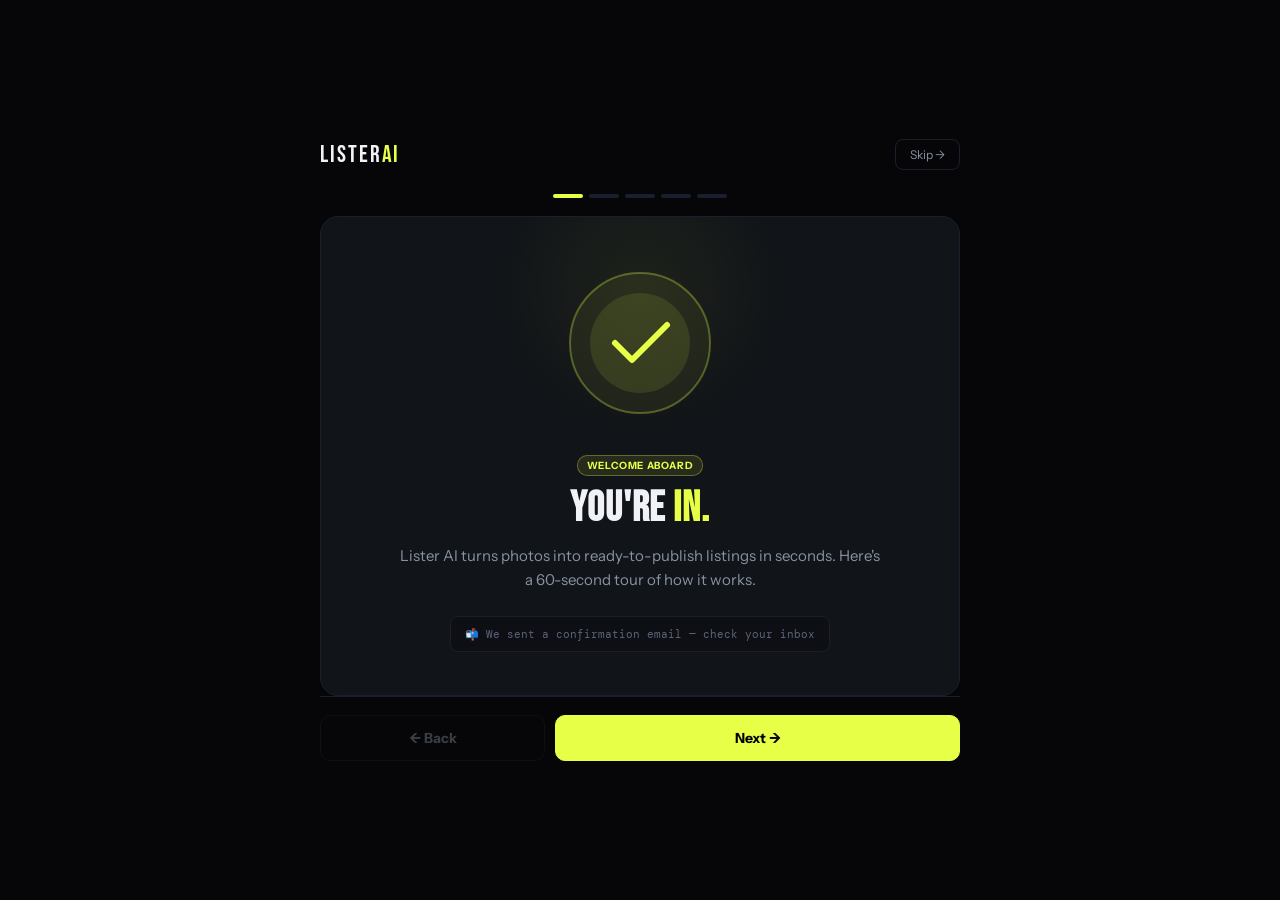
<file: templates/welcome.html>
<!DOCTYPE html>
<html lang="en">
<head>
<meta charset="UTF-8">
<meta name="viewport" content="width=device-width, initial-scale=1.0">
<title>Welcome to Lister AI</title>
<link rel="icon" type="image/png" href="/static/favicon.png">
<link href="https://fonts.googleapis.com/css2?family=Bebas+Neue&family=Instrument+Sans:wght@400;500;600;700&family=DM+Mono:wght@400;500&display=swap" rel="stylesheet">
<style>
* { margin:0; padding:0; box-sizing:border-box; }
body { background:#060608; color:#f0f2f5; font-family:'Instrument Sans',sans-serif; min-height:100vh; display:flex; align-items:center; justify-content:center; padding:24px 16px; }
.shell { max-width:640px; width:100%; }

.topbar { display:flex; justify-content:space-between; align-items:center; margin-bottom:24px; }
.logo { font-family:'Bebas Neue',sans-serif; font-size:24px; letter-spacing:0.08em; }
.logo span { color:#e8ff47; }
.skip { background:transparent; border:1px solid #1a1f2e; color:#8892a4; padding:7px 14px; border-radius:8px; font-size:12px; cursor:pointer; font-family:inherit; transition:0.15s; }
.skip:hover { color:#e8ff47; border-color:#e8ff47; }

.dots { display:flex; justify-content:center; gap:6px; margin-bottom:18px; }
.dot { width:30px; height:4px; border-radius:2px; background:#1a1f2e; transition:background 0.3s; }
.dot.active { background:#e8ff47; }
.dot.done { background:rgba(232,255,71,0.4); }

.card { background:#111418; border:1px solid #1a1f2e; border-radius:18px; padding:36px 32px; position:relative; overflow:hidden; min-height:480px; display:flex; flex-direction:column; }
.card::before { content:''; position:absolute; top:-80px; left:50%; transform:translateX(-50%); width:300px; height:300px; background:radial-gradient(circle, rgba(232,255,71,0.06) 0%, transparent 70%); pointer-events:none; }
.slide { display:none; flex-direction:column; flex:1; animation:fadeIn 0.35s ease; }
.slide.active { display:flex; }
@keyframes fadeIn { from { opacity:0; transform:translateY(8px); } to { opacity:1; transform:translateY(0); } }

.illus { display:flex; justify-content:center; align-items:center; margin-bottom:22px; min-height:180px; }
.illus svg { max-width:100%; height:auto; }

h1 { font-family:'Bebas Neue',sans-serif; font-size:42px; letter-spacing:0.02em; line-height:1; margin-bottom:14px; text-align:center; }
h1 .yel { color:#e8ff47; }
.lede { font-size:15px; color:#8892a4; line-height:1.6; text-align:center; margin-bottom:24px; max-width:480px; margin-left:auto; margin-right:auto; }

.points { list-style:none; display:flex; flex-direction:column; gap:12px; max-width:440px; margin:0 auto 24px; }
.point { display:flex; align-items:flex-start; gap:14px; }
.point-icon { width:28px; height:28px; border-radius:7px; background:rgba(232,255,71,0.1); border:1px solid rgba(232,255,71,0.3); display:flex; align-items:center; justify-content:center; font-size:14px; flex-shrink:0; }
.point-text { flex:1; padding-top:3px; }
.point-text strong { font-size:14px; font-weight:700; display:block; margin-bottom:2px; }
.point-text span { font-size:12px; color:#8892a4; line-height:1.5; }

.nav { margin-top:auto; display:flex; gap:10px; padding-top:18px; border-top:1px solid #1a1f2e; }
.btn { flex:1; padding:13px 22px; border-radius:10px; font-size:14px; font-weight:700; cursor:pointer; transition:0.15s; font-family:inherit; border:1px solid #1a1f2e; background:transparent; color:#8892a4; }
.btn:hover:not(:disabled) { border-color:#3a4258; color:#f0f2f5; }
.btn:disabled { opacity:0.4; cursor:not-allowed; }
.btn-next { background:#e8ff47; color:#000; border-color:#e8ff47; flex:2; }
.btn-next:hover { opacity:0.92; color:#000; }

.tip { background:#0d0f14; border:1px solid #1a1f2e; border-radius:8px; padding:10px 14px; font-size:11px; font-family:'DM Mono',monospace; color:#5a6478; max-width:440px; margin:0 auto 0; text-align:center; }
.badge { display:inline-block; background:rgba(232,255,71,0.1); border:1px solid rgba(232,255,71,0.3); color:#e8ff47; font-size:10px; font-weight:700; padding:3px 9px; border-radius:10px; letter-spacing:0.06em; text-transform:uppercase; margin-bottom:12px; align-self:center; }
</style>
</head>
<body>
<div class="shell">
  <div class="topbar">
    <div class="logo">Lister<span>AI</span></div>
    <button class="skip" onclick="skipOnboarding()">Skip →</button>
  </div>

  <div class="dots" id="dots"></div>

  <div class="card">

    <!-- SLIDE 1: Welcome -->
    <div class="slide active" data-slide="1">
      <div class="illus">
        <svg width="160" height="160" viewBox="0 0 160 160" fill="none">
          <circle cx="80" cy="80" r="70" fill="rgba(232,255,71,0.06)" stroke="rgba(232,255,71,0.3)" stroke-width="2"/>
          <circle cx="80" cy="80" r="50" fill="rgba(232,255,71,0.1)"/>
          <path d="M55 80L72 97L107 62" stroke="#e8ff47" stroke-width="6" stroke-linecap="round" stroke-linejoin="round"/>
        </svg>
      </div>
      <span class="badge">Welcome aboard</span>
      <h1>YOU'RE <span class="yel">IN.</span></h1>
      <p class="lede">Lister AI turns photos into ready-to-publish listings in seconds. Here's a 60-second tour of how it works.</p>
      <div class="tip">📬 We sent a confirmation email — check your inbox</div>
    </div>

    <!-- SLIDE 2: Fast Scan -->
    <div class="slide" data-slide="2">
      <div class="illus">
        <svg width="240" height="180" viewBox="0 0 240 180" fill="none">
          <!-- Phone frame -->
          <rect x="80" y="20" width="80" height="140" rx="12" fill="#1a1f2e" stroke="#2d3348" stroke-width="2"/>
          <rect x="86" y="32" width="68" height="100" rx="4" fill="#0d0f14"/>
          <!-- Camera lens -->
          <circle cx="120" cy="148" r="6" fill="#2d3348"/>
          <!-- Item silhouette in viewfinder -->
          <rect x="98" y="50" width="44" height="60" rx="3" fill="#2d3348"/>
          <rect x="104" y="60" width="32" height="3" rx="1" fill="#e8ff47" opacity="0.6"/>
          <rect x="104" y="68" width="22" height="3" rx="1" fill="#e8ff47" opacity="0.4"/>
          <!-- Scan beam -->
          <rect x="86" y="76" width="68" height="2" fill="#e8ff47" opacity="0.7">
            <animate attributeName="y" from="36" to="116" dur="2s" repeatCount="indefinite"/>
          </rect>
          <!-- AI sparkle -->
          <g transform="translate(180, 50)">
            <circle r="14" fill="rgba(232,255,71,0.15)" stroke="#e8ff47" stroke-width="1.5"/>
            <text y="5" text-anchor="middle" fill="#e8ff47" font-size="14" font-weight="700">AI</text>
          </g>
          <!-- Arrow -->
          <path d="M165 90 L195 90 M188 84 L195 90 L188 96" stroke="#e8ff47" stroke-width="2" fill="none" stroke-linecap="round" stroke-linejoin="round"/>
          <!-- Result tag -->
          <rect x="195" y="82" width="38" height="16" rx="3" fill="rgba(34,197,94,0.15)" stroke="rgba(34,197,94,0.5)" stroke-width="1"/>
          <text x="214" y="93" text-anchor="middle" fill="#22c55e" font-size="9" font-weight="700">$45</text>
        </svg>
      </div>
      <h1>FAST <span class="yel">SCAN.</span></h1>
      <p class="lede">Snap a photo. Our AI identifies the item, finds market prices, and drafts a listing — all in about 30 seconds.</p>
      <ul class="points">
        <li class="point">
          <div class="point-icon">📷</div>
          <div class="point-text"><strong>One photo per item</strong><span>Each photo becomes its own listing automatically</span></div>
        </li>
        <li class="point">
          <div class="point-icon">⚡</div>
          <div class="point-text"><strong>Multi-item mode</strong><span>Growth+ plans can scan up to 20 items in a single photo</span></div>
        </li>
        <li class="point">
          <div class="point-icon">🎯</div>
          <div class="point-text"><strong>Used or new pricing</strong><span>Toggle between conditions to see both market values</span></div>
        </li>
      </ul>
    </div>

    <!-- SLIDE 3: Inventory + Barcodes -->
    <div class="slide" data-slide="3">
      <div class="illus">
        <svg width="240" height="180" viewBox="0 0 240 180" fill="none">
          <!-- Inventory grid -->
          <g transform="translate(20, 20)">
            <rect x="0" y="0" width="56" height="64" rx="6" fill="#1a1f2e" stroke="#2d3348" stroke-width="1.5"/>
            <rect x="6" y="6" width="44" height="34" rx="3" fill="#2d3348"/>
            <rect x="6" y="46" width="32" height="3" rx="1" fill="#e8ff47" opacity="0.7"/>
            <rect x="6" y="53" width="22" height="3" rx="1" fill="#8892a4" opacity="0.5"/>

            <rect x="64" y="0" width="56" height="64" rx="6" fill="#1a1f2e" stroke="#2d3348" stroke-width="1.5"/>
            <rect x="70" y="6" width="44" height="34" rx="3" fill="#2d3348"/>
            <rect x="70" y="46" width="32" height="3" rx="1" fill="#e8ff47" opacity="0.7"/>
            <rect x="70" y="53" width="22" height="3" rx="1" fill="#8892a4" opacity="0.5"/>

            <rect x="0" y="72" width="56" height="64" rx="6" fill="#1a1f2e" stroke="#2d3348" stroke-width="1.5"/>
            <rect x="6" y="78" width="44" height="34" rx="3" fill="#2d3348"/>
            <rect x="6" y="118" width="32" height="3" rx="1" fill="#e8ff47" opacity="0.7"/>
            <rect x="6" y="125" width="22" height="3" rx="1" fill="#8892a4" opacity="0.5"/>

            <rect x="64" y="72" width="56" height="64" rx="6" fill="#1a1f2e" stroke="#2d3348" stroke-width="1.5"/>
            <rect x="70" y="78" width="44" height="34" rx="3" fill="#2d3348"/>
            <rect x="70" y="118" width="32" height="3" rx="1" fill="#e8ff47" opacity="0.7"/>
            <rect x="70" y="125" width="22" height="3" rx="1" fill="#8892a4" opacity="0.5"/>
          </g>
          <!-- QR code -->
          <g transform="translate(155, 50)">
            <rect width="60" height="60" rx="6" fill="#fff"/>
            <g fill="#000">
              <rect x="6" y="6" width="14" height="14"/>
              <rect x="40" y="6" width="14" height="14"/>
              <rect x="6" y="40" width="14" height="14"/>
              <rect x="9" y="9" width="8" height="8" fill="#fff"/>
              <rect x="43" y="9" width="8" height="8" fill="#fff"/>
              <rect x="9" y="43" width="8" height="8" fill="#fff"/>
              <rect x="11" y="11" width="4" height="4"/>
              <rect x="45" y="11" width="4" height="4"/>
              <rect x="11" y="45" width="4" height="4"/>
              <rect x="24" y="6" width="4" height="4"/>
              <rect x="32" y="10" width="4" height="4"/>
              <rect x="24" y="16" width="4" height="4"/>
              <rect x="22" y="22" width="6" height="4"/>
              <rect x="32" y="24" width="4" height="4"/>
              <rect x="40" y="26" width="4" height="4"/>
              <rect x="22" y="32" width="4" height="4"/>
              <rect x="28" y="32" width="6" height="4"/>
              <rect x="36" y="36" width="4" height="4"/>
              <rect x="44" y="36" width="6" height="4"/>
              <rect x="22" y="40" width="4" height="4"/>
              <rect x="30" y="44" width="4" height="4"/>
              <rect x="40" y="46" width="4" height="4"/>
              <rect x="48" y="44" width="6" height="6"/>
              <rect x="22" y="50" width="6" height="4"/>
            </g>
            <text x="30" y="75" text-anchor="middle" fill="#e8ff47" font-size="9" font-weight="700" font-family="monospace">LSTR-001</text>
          </g>
        </svg>
      </div>
      <h1>SMART <span class="yel">INVENTORY.</span></h1>
      <p class="lede">Every scan goes into your inventory automatically. Search, sort, and track items from shelf to sold.</p>
      <ul class="points">
        <li class="point">
          <div class="point-icon">📍</div>
          <div class="point-text"><strong>Storage locations</strong><span>Tag where each item lives — never lose anything again</span></div>
        </li>
        <li class="point">
          <div class="point-icon">🏷️</div>
          <div class="point-text"><strong>QR labels</strong><span>Generate printable barcodes for any item or batch</span></div>
        </li>
        <li class="point">
          <div class="point-icon">📷</div>
          <div class="point-text"><strong>Scan to find</strong><span>Point your phone at a label to instantly pull up the item</span></div>
        </li>
      </ul>
    </div>

    <!-- SLIDE 4: Dashboard + Profit -->
    <div class="slide" data-slide="4">
      <div class="illus">
        <svg width="240" height="180" viewBox="0 0 240 180" fill="none">
          <!-- Profit card -->
          <rect x="20" y="30" width="100" height="60" rx="8" fill="#1a1f2e" stroke="#2d3348" stroke-width="1.5"/>
          <text x="32" y="48" fill="#5a6478" font-size="9" font-weight="700" letter-spacing="0.08em">PROFIT</text>
          <text x="32" y="74" fill="#22c55e" font-size="22" font-weight="800">+$2,847</text>
          <text x="32" y="86" fill="#8892a4" font-size="9">$1,243 cost · $4,090 listed</text>
          <!-- Items card -->
          <rect x="124" y="30" width="100" height="60" rx="8" fill="#1a1f2e" stroke="#2d3348" stroke-width="1.5"/>
          <text x="136" y="48" fill="#5a6478" font-size="9" font-weight="700" letter-spacing="0.08em">ITEMS</text>
          <text x="136" y="74" fill="#f0f2f5" font-size="22" font-weight="800">47</text>
          <text x="136" y="86" fill="#8892a4" font-size="9">63 total units</text>
          <!-- Tiny chart -->
          <g transform="translate(20, 110)">
            <rect width="204" height="50" rx="6" fill="#0d0f14" stroke="#1a1f2e" stroke-width="1"/>
            <g transform="translate(8, 8)">
              <rect x="0" y="20" width="14" height="14" fill="#22c55e" opacity="0.7" rx="1"/>
              <rect x="20" y="14" width="14" height="20" fill="#22c55e" opacity="0.8" rx="1"/>
              <rect x="40" y="8" width="14" height="26" fill="#22c55e" opacity="0.85" rx="1"/>
              <rect x="60" y="2" width="14" height="32" fill="#22c55e" rx="1"/>
              <rect x="80" y="10" width="14" height="24" fill="#22c55e" opacity="0.85" rx="1"/>
              <rect x="100" y="6" width="14" height="28" fill="#22c55e" opacity="0.9" rx="1"/>
              <rect x="120" y="18" width="14" height="16" fill="#22c55e" opacity="0.7" rx="1"/>
              <rect x="140" y="0" width="14" height="34" fill="#22c55e" rx="1"/>
              <rect x="160" y="12" width="14" height="22" fill="#22c55e" opacity="0.85" rx="1"/>
              <rect x="180" y="4" width="14" height="30" fill="#22c55e" opacity="0.95" rx="1"/>
            </g>
          </g>
        </svg>
      </div>
      <h1>KNOW YOUR <span class="yel">PROFIT.</span></h1>
      <p class="lede">Track cost vs. listed value across every item. Know exactly what you're making per scan, per day, per month.</p>
      <ul class="points">
        <li class="point">
          <div class="point-icon">💰</div>
          <div class="point-text"><strong>Cost tracking</strong><span>Add cost per item or split a lot price across many — see profit instantly</span></div>
        </li>
        <li class="point">
          <div class="point-icon">📊</div>
          <div class="point-text"><strong>Detailed analytics</strong><span>Day, week, month, year — see what's actually working</span></div>
        </li>
      </ul>
    </div>

    <!-- SLIDE 5: Connect & Sell -->
    <div class="slide" data-slide="5">
      <div class="illus">
        <svg width="240" height="180" viewBox="0 0 240 180" fill="none">
          <!-- Center hub -->
          <circle cx="120" cy="90" r="34" fill="rgba(232,255,71,0.1)" stroke="#e8ff47" stroke-width="2"/>
          <text x="120" y="86" text-anchor="middle" fill="#e8ff47" font-family="'Bebas Neue', sans-serif" font-size="14" letter-spacing="0.05em">LISTER</text>
          <text x="120" y="100" text-anchor="middle" fill="#e8ff47" font-family="'Bebas Neue', sans-serif" font-size="14" letter-spacing="0.05em">AI</text>
          <!-- eBay node -->
          <g>
            <line x1="86" y1="90" x2="48" y2="90" stroke="#e8ff47" stroke-width="2" stroke-dasharray="3,3" opacity="0.6"/>
            <circle cx="32" cy="90" r="22" fill="#1a1f2e" stroke="#2d3348" stroke-width="2"/>
            <text x="32" y="94" text-anchor="middle" fill="#f0f2f5" font-size="9" font-weight="700">eBay</text>
          </g>
          <!-- Shopify node -->
          <g>
            <line x1="154" y1="90" x2="192" y2="90" stroke="#e8ff47" stroke-width="2" stroke-dasharray="3,3" opacity="0.6"/>
            <circle cx="208" cy="90" r="22" fill="#1a1f2e" stroke="#2d3348" stroke-width="2"/>
            <text x="208" y="94" text-anchor="middle" fill="#5a8e3b" font-size="9" font-weight="700">Shopify</text>
          </g>
          <!-- Bottom node: CSV -->
          <g>
            <line x1="120" y1="124" x2="120" y2="148" stroke="#e8ff47" stroke-width="2" stroke-dasharray="3,3" opacity="0.6"/>
            <rect x="100" y="148" width="40" height="22" rx="4" fill="#1a1f2e" stroke="#2d3348" stroke-width="2"/>
            <text x="120" y="163" text-anchor="middle" fill="#8892a4" font-size="9" font-weight="700">CSV</text>
          </g>
        </svg>
      </div>
      <h1>SELL <span class="yel">EVERYWHERE.</span></h1>
      <p class="lede">Push listings live with one click. eBay, Shopify, or download CSV for any platform.</p>
      <ul class="points">
        <li class="point">
          <div class="point-icon">🔌</div>
          <div class="point-text"><strong>Direct integrations</strong><span>Connect eBay and Shopify in your account settings</span></div>
        </li>
        <li class="point">
          <div class="point-icon">📤</div>
          <div class="point-text"><strong>Bulk submit</strong><span>Select items and send them all to your platform of choice</span></div>
        </li>
        <li class="point">
          <div class="point-icon">📥</div>
          <div class="point-text"><strong>CSV export</strong><span>Works with any platform that supports bulk uploads</span></div>
        </li>
      </ul>
    </div>

  </div>

  <div class="nav">
    <button class="btn" id="back-btn" onclick="prevSlide()" disabled>← Back</button>
    <button class="btn btn-next" id="next-btn" onclick="nextSlide()">Next →</button>
  </div>
</div>

<script>
var TOTAL = 5;
var current = 1;

function renderDots() {
  var dots = document.getElementById('dots');
  dots.innerHTML = '';
  for (var i = 1; i <= TOTAL; i++) {
    var d = document.createElement('div');
    d.className = 'dot' + (i === current ? ' active' : (i < current ? ' done' : ''));
    dots.appendChild(d);
  }
}

function showSlide(n) {
  document.querySelectorAll('.slide').forEach(function(s) { s.classList.remove('active'); });
  var target = document.querySelector('.slide[data-slide="' + n + '"]');
  if (target) target.classList.add('active');
  current = n;
  renderDots();
  document.getElementById('back-btn').disabled = (n === 1);
  document.getElementById('next-btn').textContent = (n === TOTAL) ? 'Get Started →' : 'Next →';
}

function nextSlide() {
  if (current < TOTAL) {
    showSlide(current + 1);
  } else {
    finishOnboarding();
  }
}

function prevSlide() {
  if (current > 1) showSlide(current - 1);
}

function skipOnboarding() {
  finishOnboarding();
}

async function finishOnboarding() {
  try {
    await fetch('/api/welcome/complete', {method:'POST'});
  } catch(e) {}
  window.location.href = '/checkout';
}

document.addEventListener('keydown', function(e) {
  if (e.key === 'ArrowRight') nextSlide();
  if (e.key === 'ArrowLeft') prevSlide();
  if (e.key === 'Escape') skipOnboarding();
});

renderDots();
</script>
</body>
</html>
</file>
